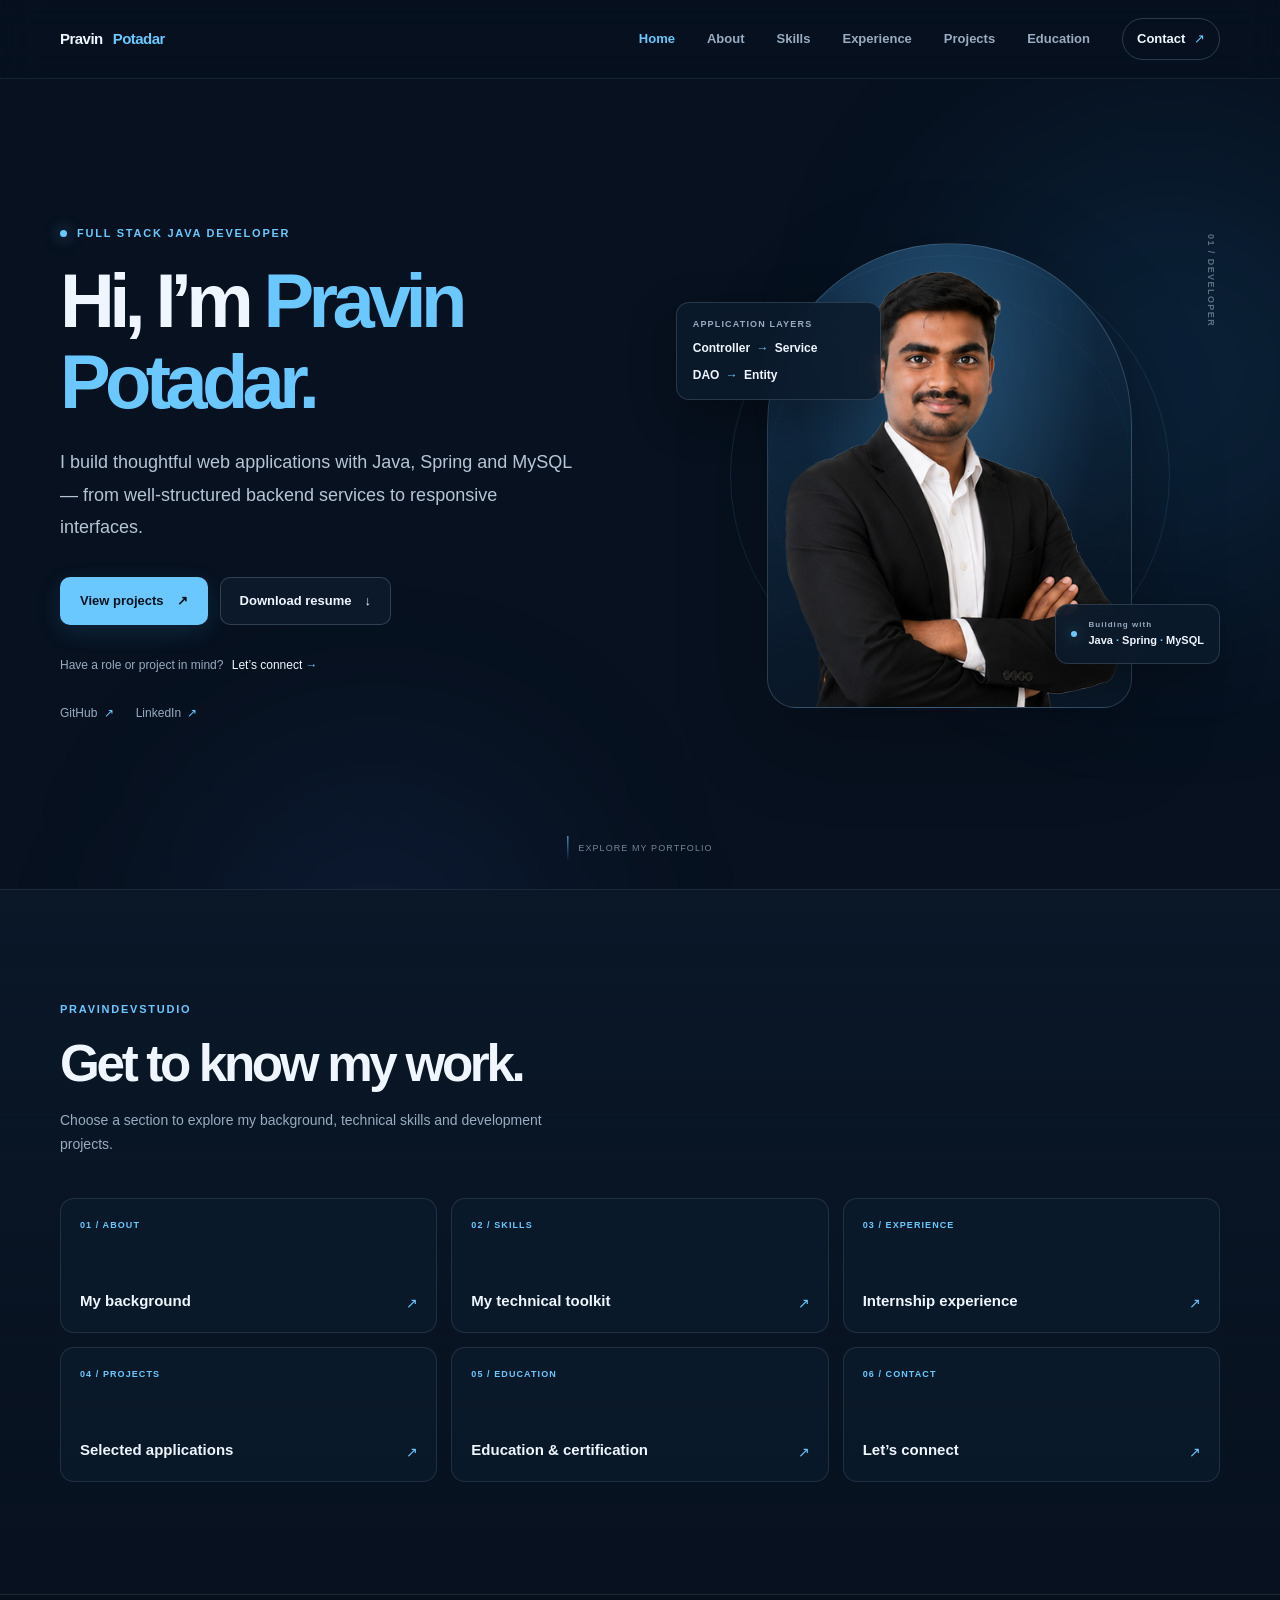
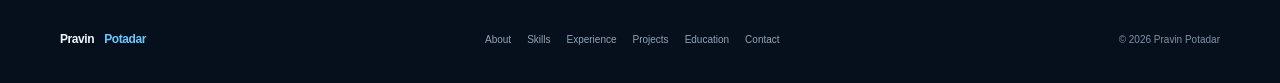
<file: index.html>
<!doctype html>
<html lang="en">
<head>
    <meta charset="utf-8">
    <meta name="viewport" content="width=device-width, initial-scale=1">
    <meta name="theme-color" content="#07111f">
    <meta name="description" content="Pravin Potadar is a Full Stack Java Developer building web applications with Java, Spring, MySQL, JSP and REST APIs.">
    <meta name="keywords" content="Pravin Potadar, Full Stack Java Developer, Java, Spring Boot, Spring MVC, MySQL">
    <link rel="canonical" href="https://pravin-potadar.github.io/pravin-potadar/">
    <meta property="og:type" content="website">
    <meta property="og:title" content="Pravin Potadar | Full Stack Java Developer">
    <meta property="og:description" content="Explore Pravin Potadar's skills, experience, education and projects.">
    <meta property="og:url" content="https://pravin-potadar.github.io/pravin-potadar/">
    <title>Pravin Potadar | Full Stack Java Developer</title>
    <link rel="icon" href="images/favicon.ico">
    <link rel="stylesheet" href="css/bootstrap.min.css">
    <link rel="stylesheet" href="css/portfolio.css">
    <script type="application/ld+json">
        {
            "@context": "https://schema.org",
            "@type": "Person",
            "name": "Pravin Potadar",
            "jobTitle": "Full Stack Java Developer",
            "email": "mailto:pravinpotadar115@gmail.com",
            "telephone": "+91 8999010562",
            "url": "https://pravin-potadar.github.io/pravin-potadar/",
            "sameAs": [
                "https://www.linkedin.com/in/pravin-potadar-408109256/",
                "https://github.com/pravin-potadar"
            ]
        }
    </script>
    <script src="js/portfolio.js" defer></script>
</head>
<body>
    <a class="skip-link" href="#main-content">Skip to content</a>
    <header class="site-header">
        <div class="site-shell header-inner">
            <a class="brand brand-wordmark" href="index.html" aria-label="Pravin Potadar home">Pravin <span>Potadar</span></a>
            <button class="menu-toggle" type="button" aria-label="Open navigation menu" aria-controls="primary-navigation" aria-expanded="false">
                <span></span><span></span><span></span>
            </button>
            <nav class="primary-navigation" id="primary-navigation" aria-label="Primary navigation">
                <a href="index.html" aria-current="page">Home</a>
                <a href="about.html">About</a>
                <a href="skills.html">Skills</a>
                <a href="experience.html">Experience</a>
                <a href="projects.html">Projects</a>
                <a href="education.html">Education</a>
                <a class="nav-contact" href="contact.html">Contact <span aria-hidden="true">↗</span></a>
            </nav>
        </div>
    </header>

    <main id="main-content">
        <section class="hero-section" aria-labelledby="hero-title">
            <div class="hero-glow hero-glow-one" aria-hidden="true"></div>
            <div class="hero-glow hero-glow-two" aria-hidden="true"></div>
            <div class="site-shell hero-layout">
                <div class="hero-copy reveal">
                    <p class="eyebrow"><span class="eyebrow-dot" aria-hidden="true"></span> Full Stack Java Developer</p>
                    <h1 id="hero-title">Hi, I’m <span>Pravin Potadar.</span></h1>
                    <p class="hero-lede">I build thoughtful web applications with Java, Spring and MySQL — from well-structured backend services to responsive interfaces.</p>
                    <div class="hero-actions">
                        <a class="button button-primary" href="projects.html">View projects <span aria-hidden="true">↗</span></a>
                        <a class="button button-secondary" href="Pravin_Potadar.pdf" download>Download resume <span aria-hidden="true">↓</span></a>
                    </div>
                    <a class="hero-contact-link" href="contact.html">Have a role or project in mind? <span>Let’s connect <span aria-hidden="true">→</span></span></a>
                    <div class="hero-socials" aria-label="Social profiles">
                        <a href="https://github.com/pravin-potadar" target="_blank" rel="noopener noreferrer">GitHub <span aria-hidden="true">↗</span></a>
                        <a href="https://www.linkedin.com/in/pravin-potadar-408109256/" target="_blank" rel="noopener noreferrer">LinkedIn <span aria-hidden="true">↗</span></a>
                    </div>
                </div>
                <div class="hero-art reveal" aria-label="Portrait and Java application architecture">
                    <div class="portrait-orbit orbit-one" aria-hidden="true"></div>
                    <div class="portrait-orbit orbit-two" aria-hidden="true"></div>
                    <div class="portrait-frame">
                        <img src="images/personal/1.png" alt="Pravin Potadar" fetchpriority="high" width="470" height="640">
                    </div>
                    <div class="floating-card stack-card">
                        <span class="card-kicker">APPLICATION LAYERS</span>
                        <span class="stack-flow">Controller <i>→</i> Service</span>
                        <span class="stack-flow">DAO <i>→</i> Entity</span>
                    </div>
                    <div class="floating-card code-card">
                        <span class="code-dot" aria-hidden="true"></span>
                        <span class="code-label">Building with</span>
                        <strong>Java <b>·</b> Spring <b>·</b> MySQL</strong>
                    </div>
                    <span class="hero-index" aria-hidden="true">01 / DEVELOPER</span>
                </div>
            </div>
            <a class="scroll-cue" href="#explore"><span aria-hidden="true"></span> Explore my portfolio</a>
        </section>

        <section class="content-section home-explore" id="explore" aria-labelledby="explore-title">
            <div class="site-shell">
                <div class="section-heading reveal">
                    <p class="eyebrow">PravinDevStudio</p>
                    <h2 id="explore-title">Get to know my work.</h2>
                    <p>Choose a section to explore my background, technical skills and development projects.</p>
                </div>
                <div class="home-pages-grid">
                    <a class="home-page-card reveal" href="about.html"><span>01 / ABOUT</span><strong>My background</strong><i aria-hidden="true">↗</i></a>
                    <a class="home-page-card reveal" href="skills.html"><span>02 / SKILLS</span><strong>My technical toolkit</strong><i aria-hidden="true">↗</i></a>
                    <a class="home-page-card reveal" href="experience.html"><span>03 / EXPERIENCE</span><strong>Internship experience</strong><i aria-hidden="true">↗</i></a>
                    <a class="home-page-card reveal" href="projects.html"><span>04 / PROJECTS</span><strong>Selected applications</strong><i aria-hidden="true">↗</i></a>
                    <a class="home-page-card reveal" href="education.html"><span>05 / EDUCATION</span><strong>Education &amp; certification</strong><i aria-hidden="true">↗</i></a>
                    <a class="home-page-card reveal" href="contact.html"><span>06 / CONTACT</span><strong>Let’s connect</strong><i aria-hidden="true">↗</i></a>
                </div>
            </div>
        </section>
    </main>

    <footer class="site-footer">
        <div class="site-shell footer-inner">
            <a class="brand footer-brand brand-wordmark" href="index.html" aria-label="Pravin Potadar home">Pravin <span>Potadar</span></a>
            <nav class="footer-navigation" aria-label="Footer navigation">
                <a href="about.html">About</a><a href="skills.html">Skills</a><a href="experience.html">Experience</a><a href="projects.html">Projects</a><a href="education.html">Education</a><a href="contact.html">Contact</a>
            </nav>
            <p>© <span id="current-year">2026</span> Pravin Potadar</p>
        </div>
    </footer>
</body>
</html>
</file>
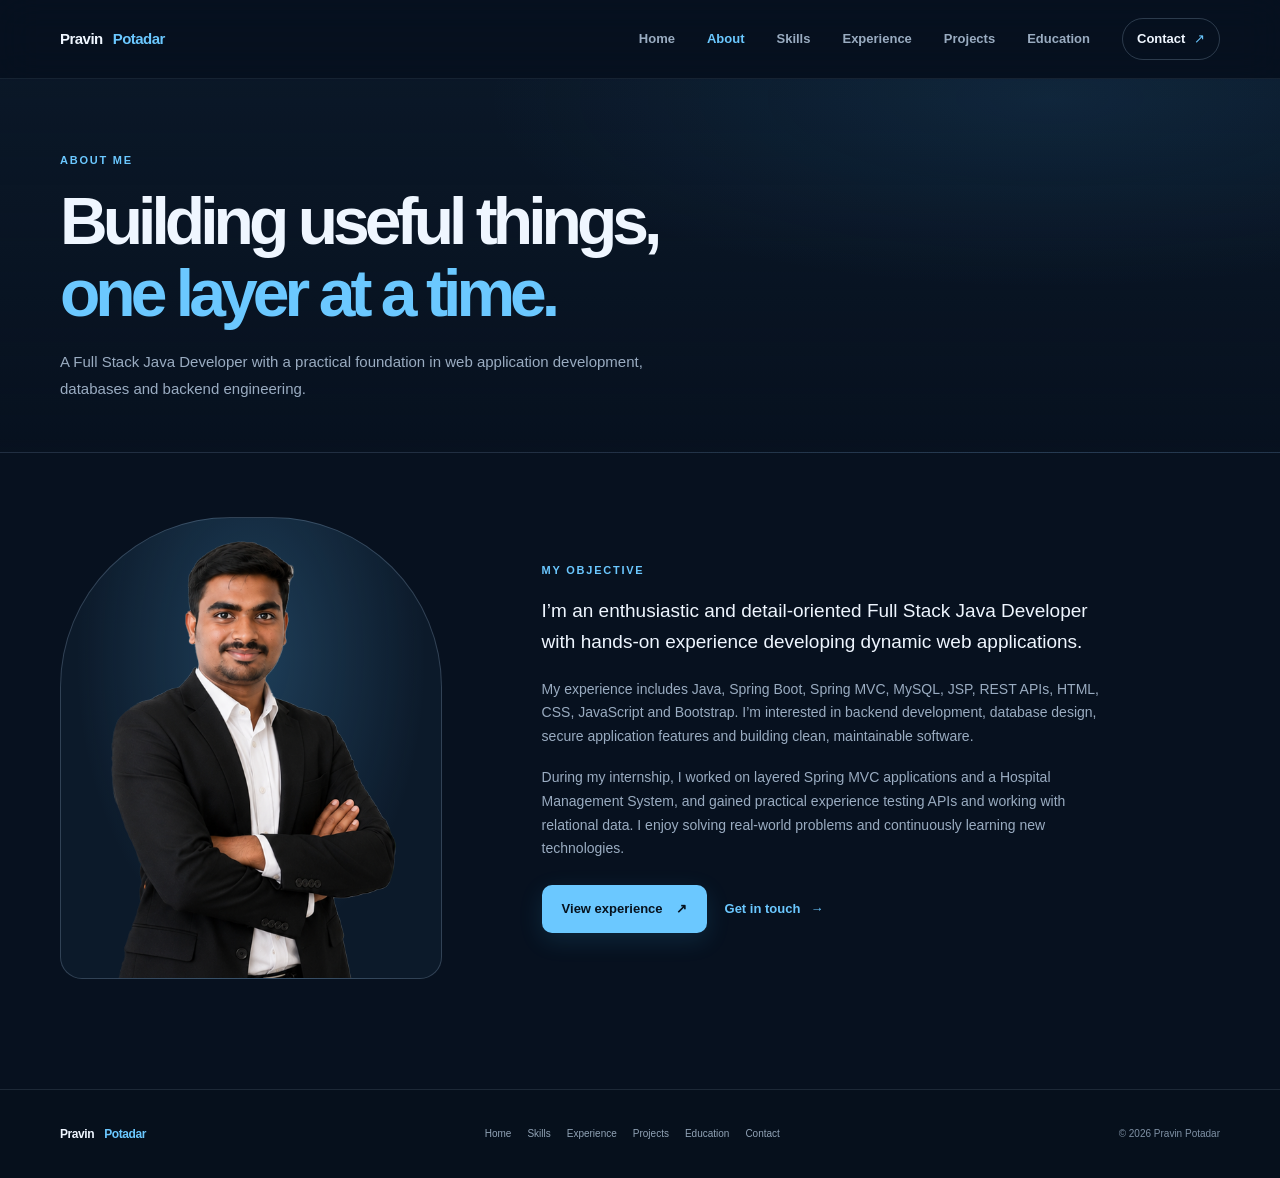
<file: about.html>
<!doctype html>
<html lang="en">
<head>
    <meta charset="utf-8">
    <meta name="viewport" content="width=device-width, initial-scale=1">
    <meta name="theme-color" content="#07111f">
    <meta name="description" content="Learn about Pravin Potadar, a Full Stack Java Developer focused on Java, backend development, database design and web applications.">
    <link rel="canonical" href="https://pravin-potadar.github.io/pravin-potadar/about.html">
    <title>About | Pravin Potadar</title>
    <link rel="icon" href="images/favicon.ico">
    <link rel="stylesheet" href="css/bootstrap.min.css">
    <link rel="stylesheet" href="css/portfolio.css">
    <script src="js/portfolio.js" defer></script>
</head>
<body>
    <a class="skip-link" href="#main-content">Skip to content</a>
    <header class="site-header"><div class="site-shell header-inner">
        <a class="brand brand-wordmark" href="index.html" aria-label="Pravin Potadar home">Pravin <span>Potadar</span></a>
        <button class="menu-toggle" type="button" aria-label="Open navigation menu" aria-controls="primary-navigation" aria-expanded="false"><span></span><span></span><span></span></button>
        <nav class="primary-navigation" id="primary-navigation" aria-label="Primary navigation">
            <a href="index.html">Home</a><a href="about.html" aria-current="page">About</a><a href="skills.html">Skills</a><a href="experience.html">Experience</a><a href="projects.html">Projects</a><a href="education.html">Education</a><a class="nav-contact" href="contact.html">Contact <span aria-hidden="true">↗</span></a>
        </nav>
    </div></header>
    <main id="main-content">
        <section class="page-hero"><div class="site-shell reveal">
            <p class="eyebrow">About me</p>
            <h1>Building useful things,<br><span>one layer at a time.</span></h1>
            <p class="page-lede">A Full Stack Java Developer with a practical foundation in web application development, databases and backend engineering.</p>
        </div></section>
        <section class="page-content"><div class="site-shell about-page-layout">
            <div class="about-photo reveal"><img src="images/personal/1.png" alt="Pravin Potadar" width="470" height="640" loading="lazy"></div>
            <div class="about-copy reveal">
                <p class="eyebrow">My objective</p>
                <p class="large-copy">I’m an enthusiastic and detail-oriented Full Stack Java Developer with hands-on experience developing dynamic web applications.</p>
                <p>My experience includes Java, Spring Boot, Spring MVC, MySQL, JSP, REST APIs, HTML, CSS, JavaScript and Bootstrap. I’m interested in backend development, database design, secure application features and building clean, maintainable software.</p>
                <p>During my internship, I worked on layered Spring MVC applications and a Hospital Management System, and gained practical experience testing APIs and working with relational data. I enjoy solving real-world problems and continuously learning new technologies.</p>
                <div class="about-actions">
                    <a class="button button-primary" href="experience.html">View experience <span aria-hidden="true">↗</span></a>
                    <a class="text-link" href="contact.html">Get in touch <span aria-hidden="true">→</span></a>
                </div>
            </div>
        </div></section>
    </main>
    <footer class="site-footer"><div class="site-shell footer-inner">
        <a class="brand footer-brand brand-wordmark" href="index.html" aria-label="Pravin Potadar home">Pravin <span>Potadar</span></a>
        <nav class="footer-navigation" aria-label="Footer navigation"><a href="index.html">Home</a><a href="skills.html">Skills</a><a href="experience.html">Experience</a><a href="projects.html">Projects</a><a href="education.html">Education</a><a href="contact.html">Contact</a></nav>
        <p>© <span id="current-year">2026</span> Pravin Potadar</p>
    </div></footer>
</body>
</html>
</file>
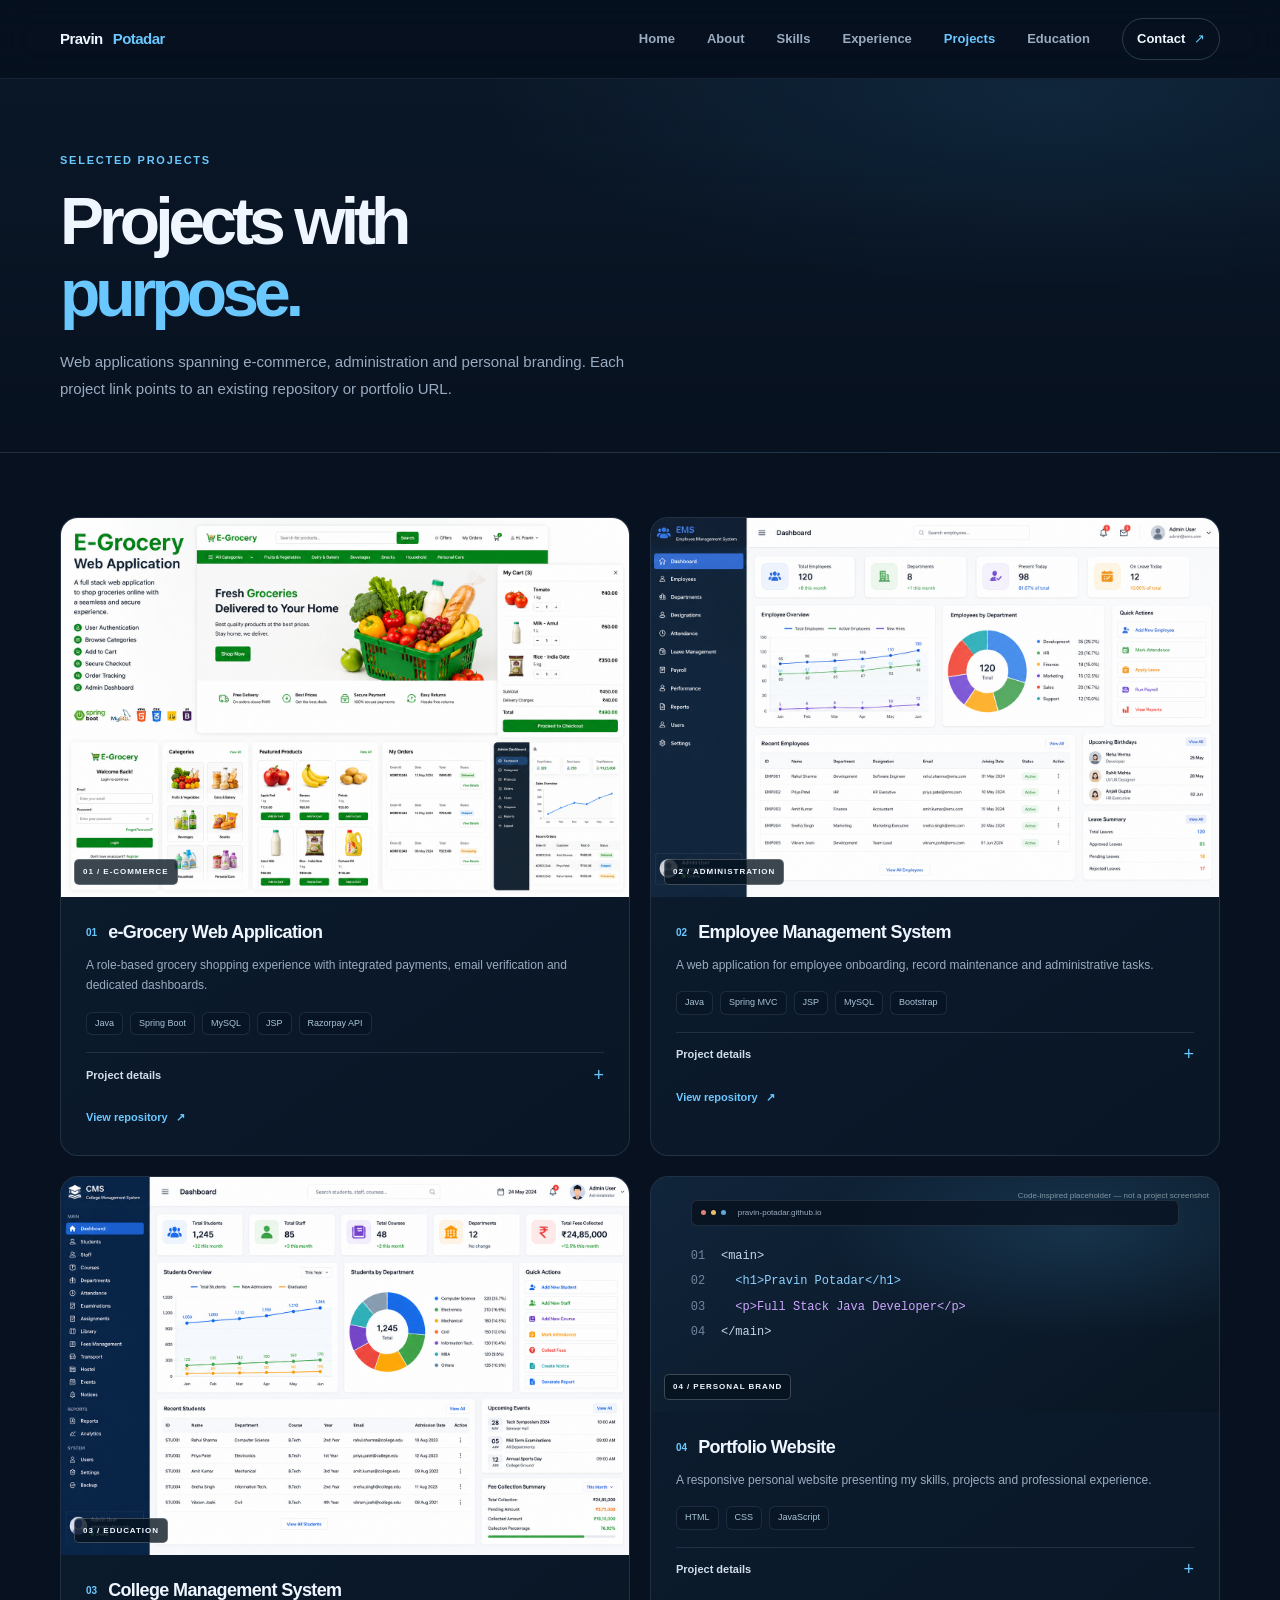
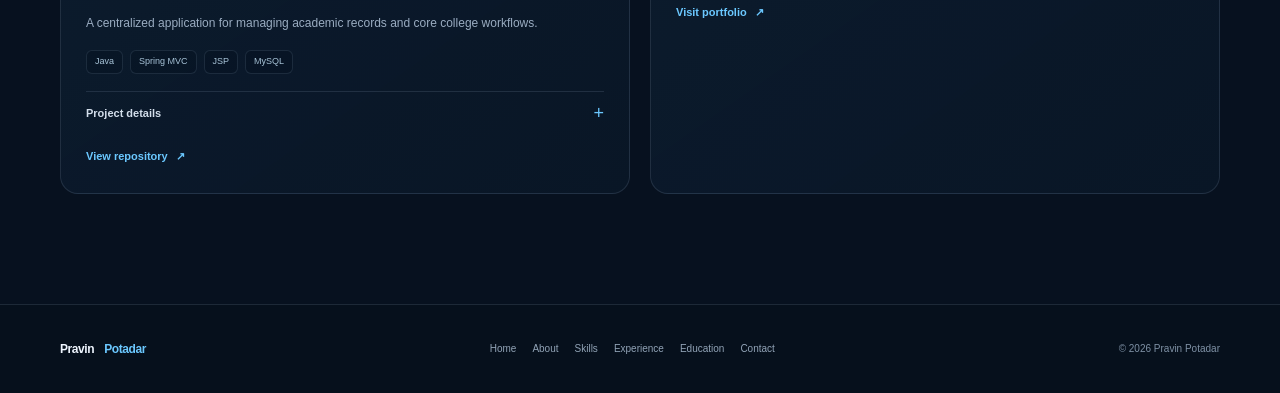
<file: blogs.html>
<!doctype html>
<html lang="en">
<head>
    <meta charset="utf-8">
    <meta name="viewport" content="width=device-width, initial-scale=1">
    <meta name="robots" content="noindex">
    <meta http-equiv="refresh" content="0; url=projects.html">
    <title>Projects | Pravin Potadar</title>
</head>
<body>
    <p>Projects by Pravin Potadar. <a href="projects.html">Continue to the portfolio</a>.</p>
    <script>window.location.replace("projects.html");</script>
</body>
</html>
</file>
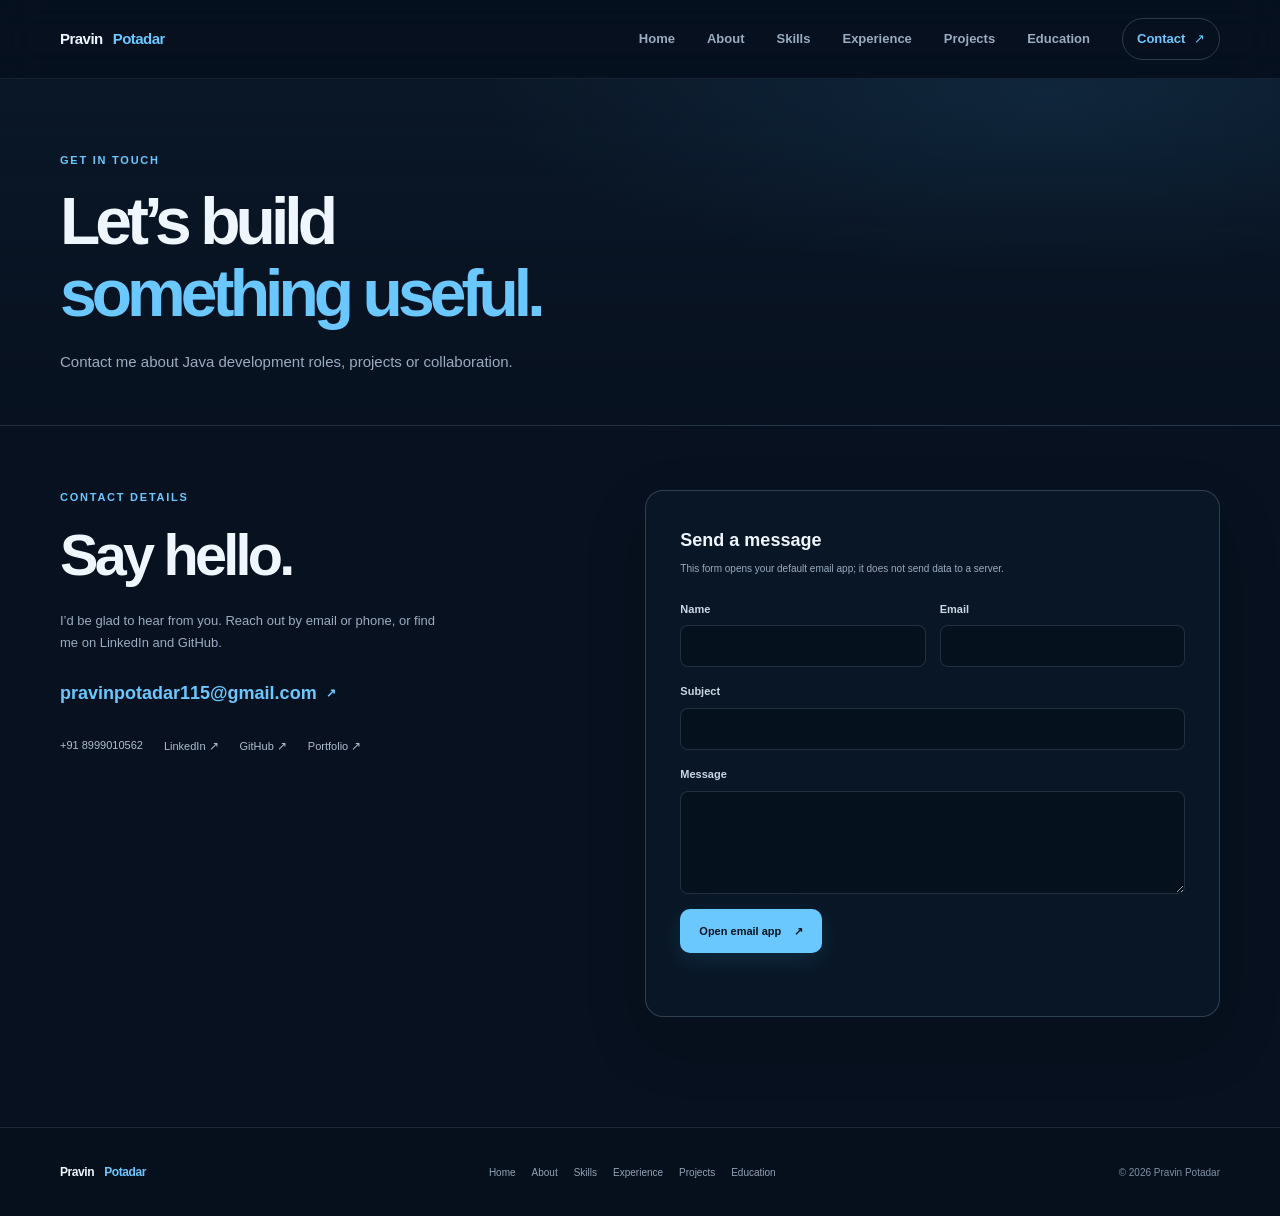
<file: contact.html>
<!doctype html>
<html lang="en">
<head>
    <meta charset="utf-8">
    <meta name="viewport" content="width=device-width, initial-scale=1">
    <meta name="theme-color" content="#07111f">
    <meta name="description" content="Contact Pravin Potadar about Full Stack Java Developer roles, projects and collaboration.">
    <link rel="canonical" href="https://pravin-potadar.github.io/pravin-potadar/contact.html">
    <title>Contact | Pravin Potadar</title>
    <link rel="icon" href="images/favicon.ico">
    <link rel="stylesheet" href="css/bootstrap.min.css">
    <link rel="stylesheet" href="css/portfolio.css">
    <script src="js/portfolio.js" defer></script>
</head>
<body>
    <a class="skip-link" href="#main-content">Skip to content</a>
    <header class="site-header"><div class="site-shell header-inner">
        <a class="brand brand-wordmark" href="index.html" aria-label="Pravin Potadar home">Pravin <span>Potadar</span></a>
        <button class="menu-toggle" type="button" aria-label="Open navigation menu" aria-controls="primary-navigation" aria-expanded="false"><span></span><span></span><span></span></button>
        <nav class="primary-navigation" id="primary-navigation" aria-label="Primary navigation">
            <a href="index.html">Home</a><a href="about.html">About</a><a href="skills.html">Skills</a><a href="experience.html">Experience</a><a href="projects.html">Projects</a><a href="education.html">Education</a><a class="nav-contact" href="contact.html" aria-current="page">Contact <span aria-hidden="true">↗</span></a>
        </nav>
    </div></header>
    <main id="main-content">
        <section class="page-hero"><div class="site-shell reveal">
            <p class="eyebrow">Get in touch</p>
            <h1>Let’s build<br><span>something useful.</span></h1>
            <p class="page-lede">Contact me about Java development roles, projects or collaboration.</p>
        </div></section>
        <section class="page-content"><div class="site-shell contact-layout">
            <div class="contact-copy reveal">
                <p class="eyebrow">Contact details</p>
                <h2>Say hello.</h2>
                <p>I’d be glad to hear from you. Reach out by email or phone, or find me on LinkedIn and GitHub.</p>
                <a class="contact-email" href="mailto:pravinpotadar115@gmail.com">pravinpotadar115@gmail.com <span aria-hidden="true">↗</span></a>
                <div class="contact-links">
                    <a href="tel:+918999010562">+91 8999010562</a>
                    <a href="https://www.linkedin.com/in/pravin-potadar-408109256/" target="_blank" rel="noopener noreferrer">LinkedIn <span aria-hidden="true">↗</span></a>
                    <a href="https://github.com/pravin-potadar" target="_blank" rel="noopener noreferrer">GitHub <span aria-hidden="true">↗</span></a>
                    <a href="https://pravin-potadar.github.io/pravin-potadar/" target="_blank" rel="noopener noreferrer">Portfolio <span aria-hidden="true">↗</span></a>
                </div>
            </div>
            <form class="contact-form reveal" id="contact-form" action="mailto:pravinpotadar115@gmail.com" method="post" enctype="text/plain">
                <p class="form-heading">Send a message</p>
                <p class="form-note" id="contact-form-note">This form opens your default email app; it does not send data to a server.</p>
                <div class="form-row">
                    <div class="form-field"><label for="contact-name">Name</label><input id="contact-name" name="name" type="text" autocomplete="name" required></div>
                    <div class="form-field"><label for="contact-email">Email</label><input id="contact-email" name="email" type="email" autocomplete="email" required></div>
                </div>
                <div class="form-field"><label for="contact-subject">Subject</label><input id="contact-subject" name="subject" type="text" required></div>
                <div class="form-field"><label for="contact-message">Message</label><textarea id="contact-message" name="message" rows="4" required></textarea></div>
                <button class="button button-primary send-button" type="submit">Open email app <span aria-hidden="true">↗</span></button>
                <p class="form-status" id="contact-form-status" role="status" aria-live="polite"></p>
            </form>
        </div></section>
    </main>
    <footer class="site-footer"><div class="site-shell footer-inner">
        <a class="brand footer-brand brand-wordmark" href="index.html" aria-label="Pravin Potadar home">Pravin <span>Potadar</span></a>
        <nav class="footer-navigation" aria-label="Footer navigation"><a href="index.html">Home</a><a href="about.html">About</a><a href="skills.html">Skills</a><a href="experience.html">Experience</a><a href="projects.html">Projects</a><a href="education.html">Education</a></nav>
        <p>© <span id="current-year">2026</span> Pravin Potadar</p>
    </div></footer>
</body>
</html>
</file>
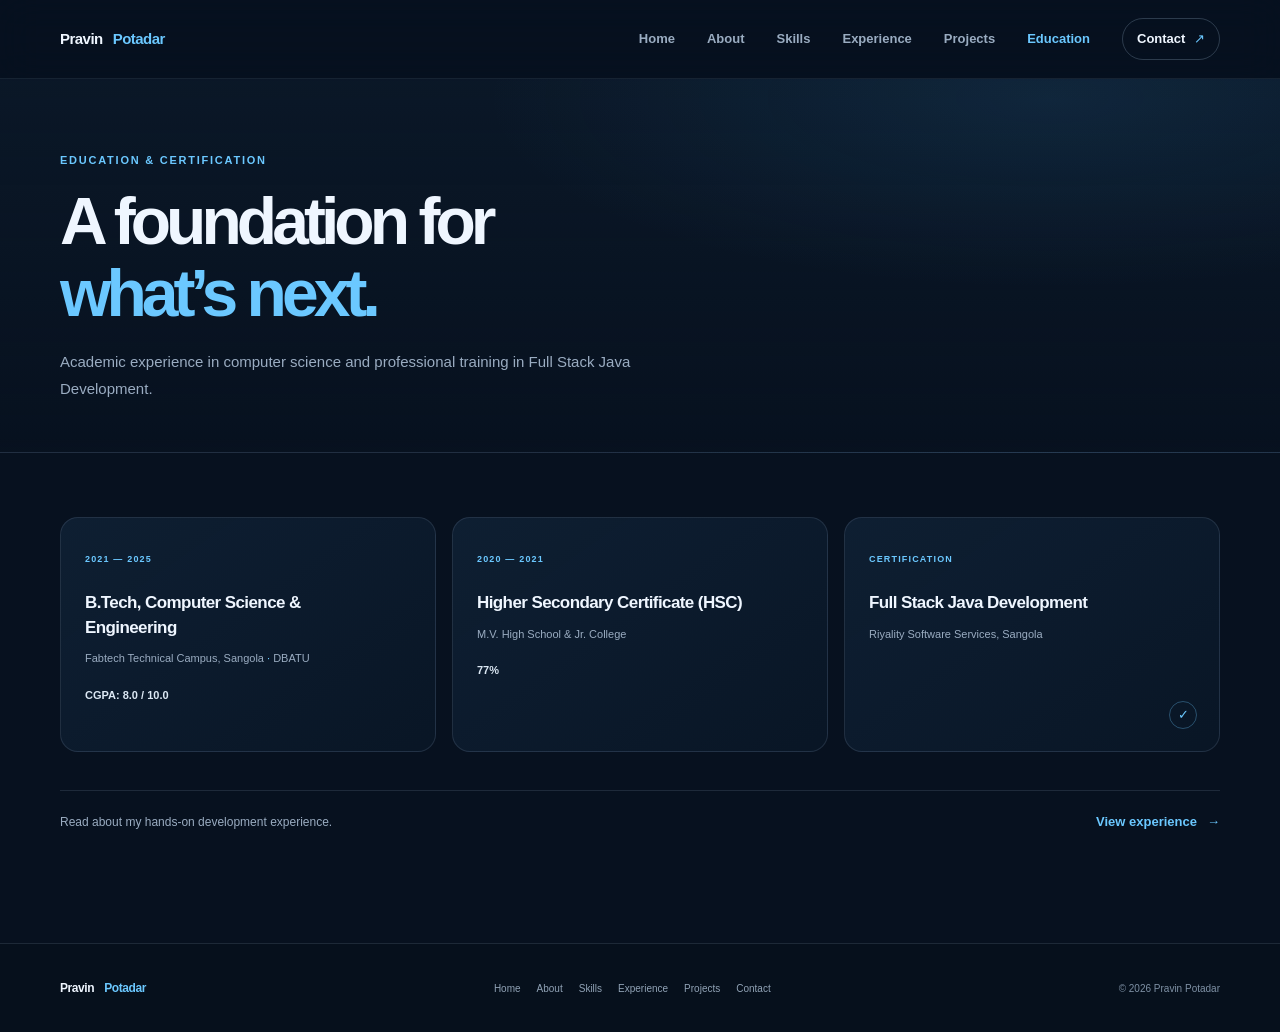
<file: education.html>
<!doctype html>
<html lang="en">
<head>
    <meta charset="utf-8">
    <meta name="viewport" content="width=device-width, initial-scale=1">
    <meta name="theme-color" content="#07111f">
    <meta name="description" content="Pravin Potadar's education: B.Tech in Computer Science and Engineering from Fabtech Technical Campus and HSC from M.V. High School & Jr. College.">
    <link rel="canonical" href="https://pravin-potadar.github.io/pravin-potadar/education.html">
    <title>Education &amp; Certification | Pravin Potadar</title>
    <link rel="icon" href="images/favicon.ico">
    <link rel="stylesheet" href="css/bootstrap.min.css">
    <link rel="stylesheet" href="css/portfolio.css">
    <script src="js/portfolio.js" defer></script>
</head>
<body>
    <a class="skip-link" href="#main-content">Skip to content</a>
    <header class="site-header"><div class="site-shell header-inner">
        <a class="brand brand-wordmark" href="index.html" aria-label="Pravin Potadar home">Pravin <span>Potadar</span></a>
        <button class="menu-toggle" type="button" aria-label="Open navigation menu" aria-controls="primary-navigation" aria-expanded="false"><span></span><span></span><span></span></button>
        <nav class="primary-navigation" id="primary-navigation" aria-label="Primary navigation">
            <a href="index.html">Home</a><a href="about.html">About</a><a href="skills.html">Skills</a><a href="experience.html">Experience</a><a href="projects.html">Projects</a><a href="education.html" aria-current="page">Education</a><a class="nav-contact" href="contact.html">Contact <span aria-hidden="true">↗</span></a>
        </nav>
    </div></header>
    <main id="main-content">
        <section class="page-hero"><div class="site-shell reveal">
            <p class="eyebrow">Education &amp; certification</p>
            <h1>A foundation for<br><span>what’s next.</span></h1>
            <p class="page-lede">Academic experience in computer science and professional training in Full Stack Java Development.</p>
        </div></section>
        <section class="page-content"><div class="site-shell">
            <div class="education-grid education-page-grid">
                <article class="education-card reveal">
                    <span class="education-year">2021 — 2025</span>
                    <h2>B.Tech, Computer Science &amp; Engineering</h2>
                    <p>Fabtech Technical Campus, Sangola <span>·</span> DBATU</p>
                    <strong>CGPA: 8.0 / 10.0</strong>
                </article>
                <article class="education-card reveal">
                    <span class="education-year">2020 — 2021</span>
                    <h2>Higher Secondary Certificate (HSC)</h2>
                    <p>M.V. High School &amp; Jr. College</p>
                    <strong>77%</strong>
                </article>
                <article class="education-card certification-card reveal">
                    <span class="education-year">CERTIFICATION</span>
                    <h2>Full Stack Java Development</h2>
                    <p>Riyality Software Services, Sangola</p>
                    <span class="certificate-mark" aria-hidden="true">✓</span>
                </article>
            </div>
            <div class="page-next-link reveal"><p>Read about my hands-on development experience.</p><a class="text-link" href="experience.html">View experience <span aria-hidden="true">→</span></a></div>
        </div></section>
    </main>
    <footer class="site-footer"><div class="site-shell footer-inner">
        <a class="brand footer-brand brand-wordmark" href="index.html" aria-label="Pravin Potadar home">Pravin <span>Potadar</span></a>
        <nav class="footer-navigation" aria-label="Footer navigation"><a href="index.html">Home</a><a href="about.html">About</a><a href="skills.html">Skills</a><a href="experience.html">Experience</a><a href="projects.html">Projects</a><a href="contact.html">Contact</a></nav>
        <p>© <span id="current-year">2026</span> Pravin Potadar</p>
    </div></footer>
</body>
</html>
</file>
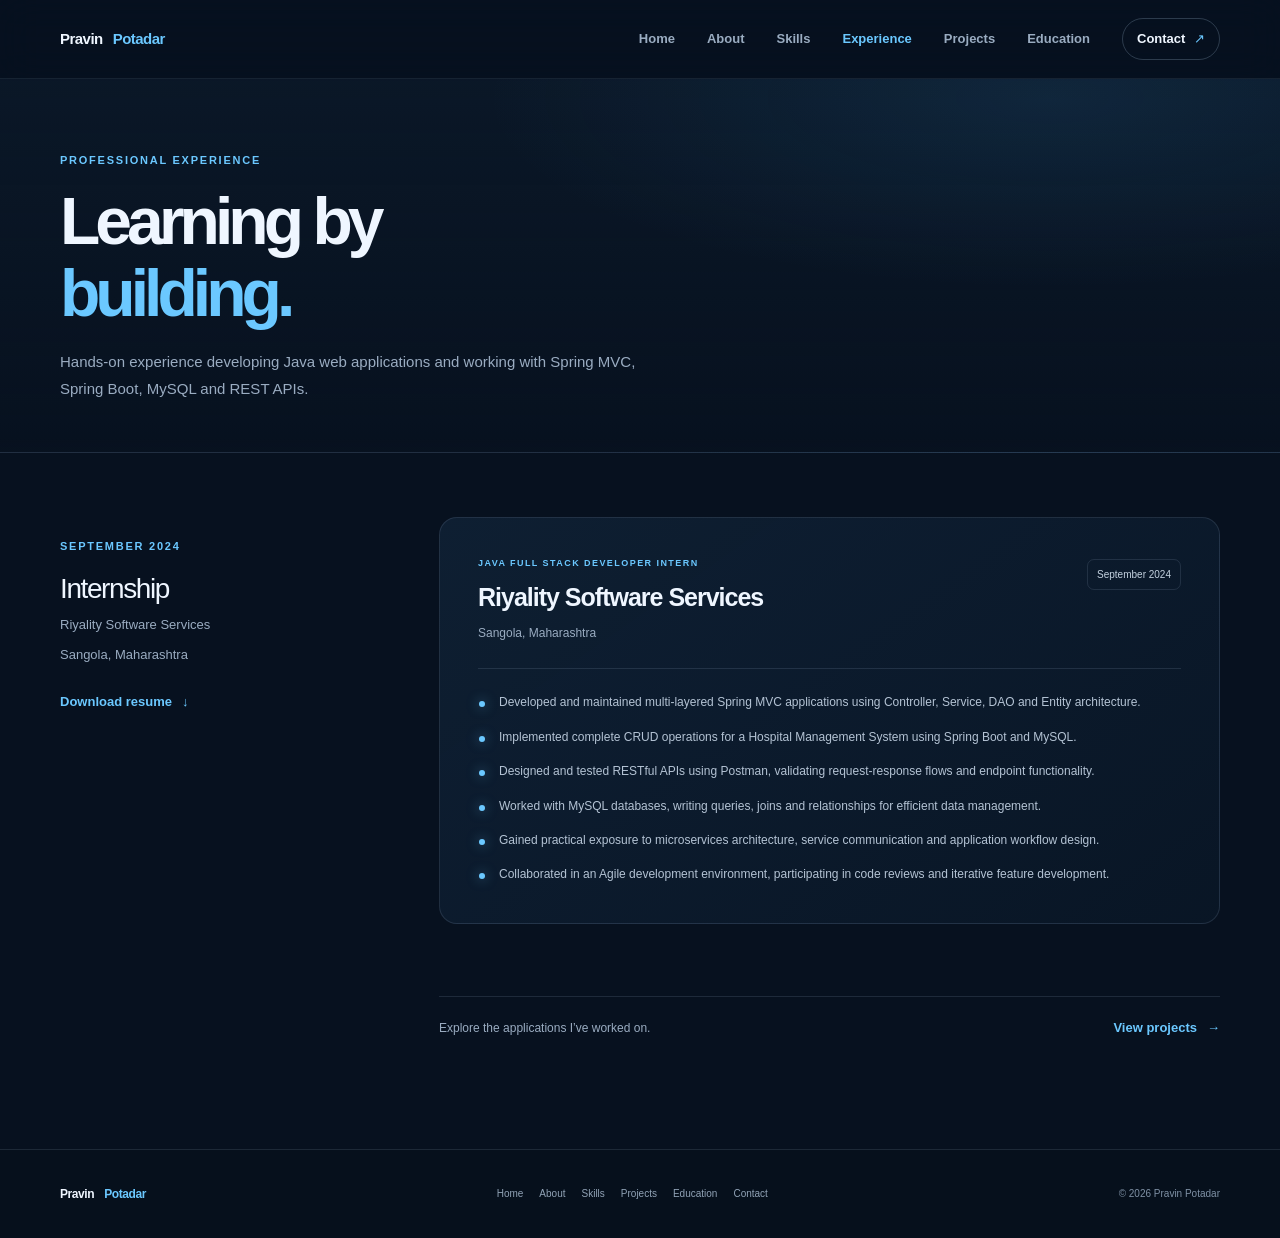
<file: experience.html>
<!doctype html>
<html lang="en">
<head>
    <meta charset="utf-8">
    <meta name="viewport" content="width=device-width, initial-scale=1">
    <meta name="theme-color" content="#07111f">
    <meta name="description" content="Pravin Potadar's Java Full Stack Developer internship at Riyality Software Services, Sangola, in September 2024.">
    <link rel="canonical" href="https://pravin-potadar.github.io/pravin-potadar/experience.html">
    <title>Experience | Pravin Potadar</title>
    <link rel="icon" href="images/favicon.ico">
    <link rel="stylesheet" href="css/bootstrap.min.css">
    <link rel="stylesheet" href="css/portfolio.css">
    <script src="js/portfolio.js" defer></script>
</head>
<body>
    <a class="skip-link" href="#main-content">Skip to content</a>
    <header class="site-header"><div class="site-shell header-inner">
        <a class="brand brand-wordmark" href="index.html" aria-label="Pravin Potadar home">Pravin <span>Potadar</span></a>
        <button class="menu-toggle" type="button" aria-label="Open navigation menu" aria-controls="primary-navigation" aria-expanded="false"><span></span><span></span><span></span></button>
        <nav class="primary-navigation" id="primary-navigation" aria-label="Primary navigation">
            <a href="index.html">Home</a><a href="about.html">About</a><a href="skills.html">Skills</a><a href="experience.html" aria-current="page">Experience</a><a href="projects.html">Projects</a><a href="education.html">Education</a><a class="nav-contact" href="contact.html">Contact <span aria-hidden="true">↗</span></a>
        </nav>
    </div></header>
    <main id="main-content">
        <section class="page-hero"><div class="site-shell reveal">
            <p class="eyebrow">Professional experience</p>
            <h1>Learning by<br><span>building.</span></h1>
            <p class="page-lede">Hands-on experience developing Java web applications and working with Spring MVC, Spring Boot, MySQL and REST APIs.</p>
        </div></section>
        <section class="page-content"><div class="site-shell experience-page-layout">
            <div class="experience-page-aside reveal">
                <p class="eyebrow">September 2024</p>
                <h2>Internship</h2>
                <p>Riyality Software Services</p>
                <p>Sangola, Maharashtra</p>
                <a class="text-link" href="Pravin_Potadar.pdf" download>Download resume <span aria-hidden="true">↓</span></a>
            </div>
            <article class="experience-card reveal">
                <div class="experience-topline">
                    <div><p class="experience-type">JAVA FULL STACK DEVELOPER INTERN</p><h2>Riyality Software Services</h2><p class="experience-company">Sangola, Maharashtra</p></div>
                    <time datetime="2024-09">September 2024</time>
                </div>
                <ul class="experience-points">
                    <li>Developed and maintained multi-layered Spring MVC applications using Controller, Service, DAO and Entity architecture.</li>
                    <li>Implemented complete CRUD operations for a Hospital Management System using Spring Boot and MySQL.</li>
                    <li>Designed and tested RESTful APIs using Postman, validating request-response flows and endpoint functionality.</li>
                    <li>Worked with MySQL databases, writing queries, joins and relationships for efficient data management.</li>
                    <li>Gained practical exposure to microservices architecture, service communication and application workflow design.</li>
                    <li>Collaborated in an Agile development environment, participating in code reviews and iterative feature development.</li>
                </ul>
            </article>
            <div class="page-next-link reveal"><p>Explore the applications I’ve worked on.</p><a class="text-link" href="projects.html">View projects <span aria-hidden="true">→</span></a></div>
        </div></section>
    </main>
    <footer class="site-footer"><div class="site-shell footer-inner">
        <a class="brand footer-brand brand-wordmark" href="index.html" aria-label="Pravin Potadar home">Pravin <span>Potadar</span></a>
        <nav class="footer-navigation" aria-label="Footer navigation"><a href="index.html">Home</a><a href="about.html">About</a><a href="skills.html">Skills</a><a href="projects.html">Projects</a><a href="education.html">Education</a><a href="contact.html">Contact</a></nav>
        <p>© <span id="current-year">2026</span> Pravin Potadar</p>
    </div></footer>
</body>
</html>
</file>
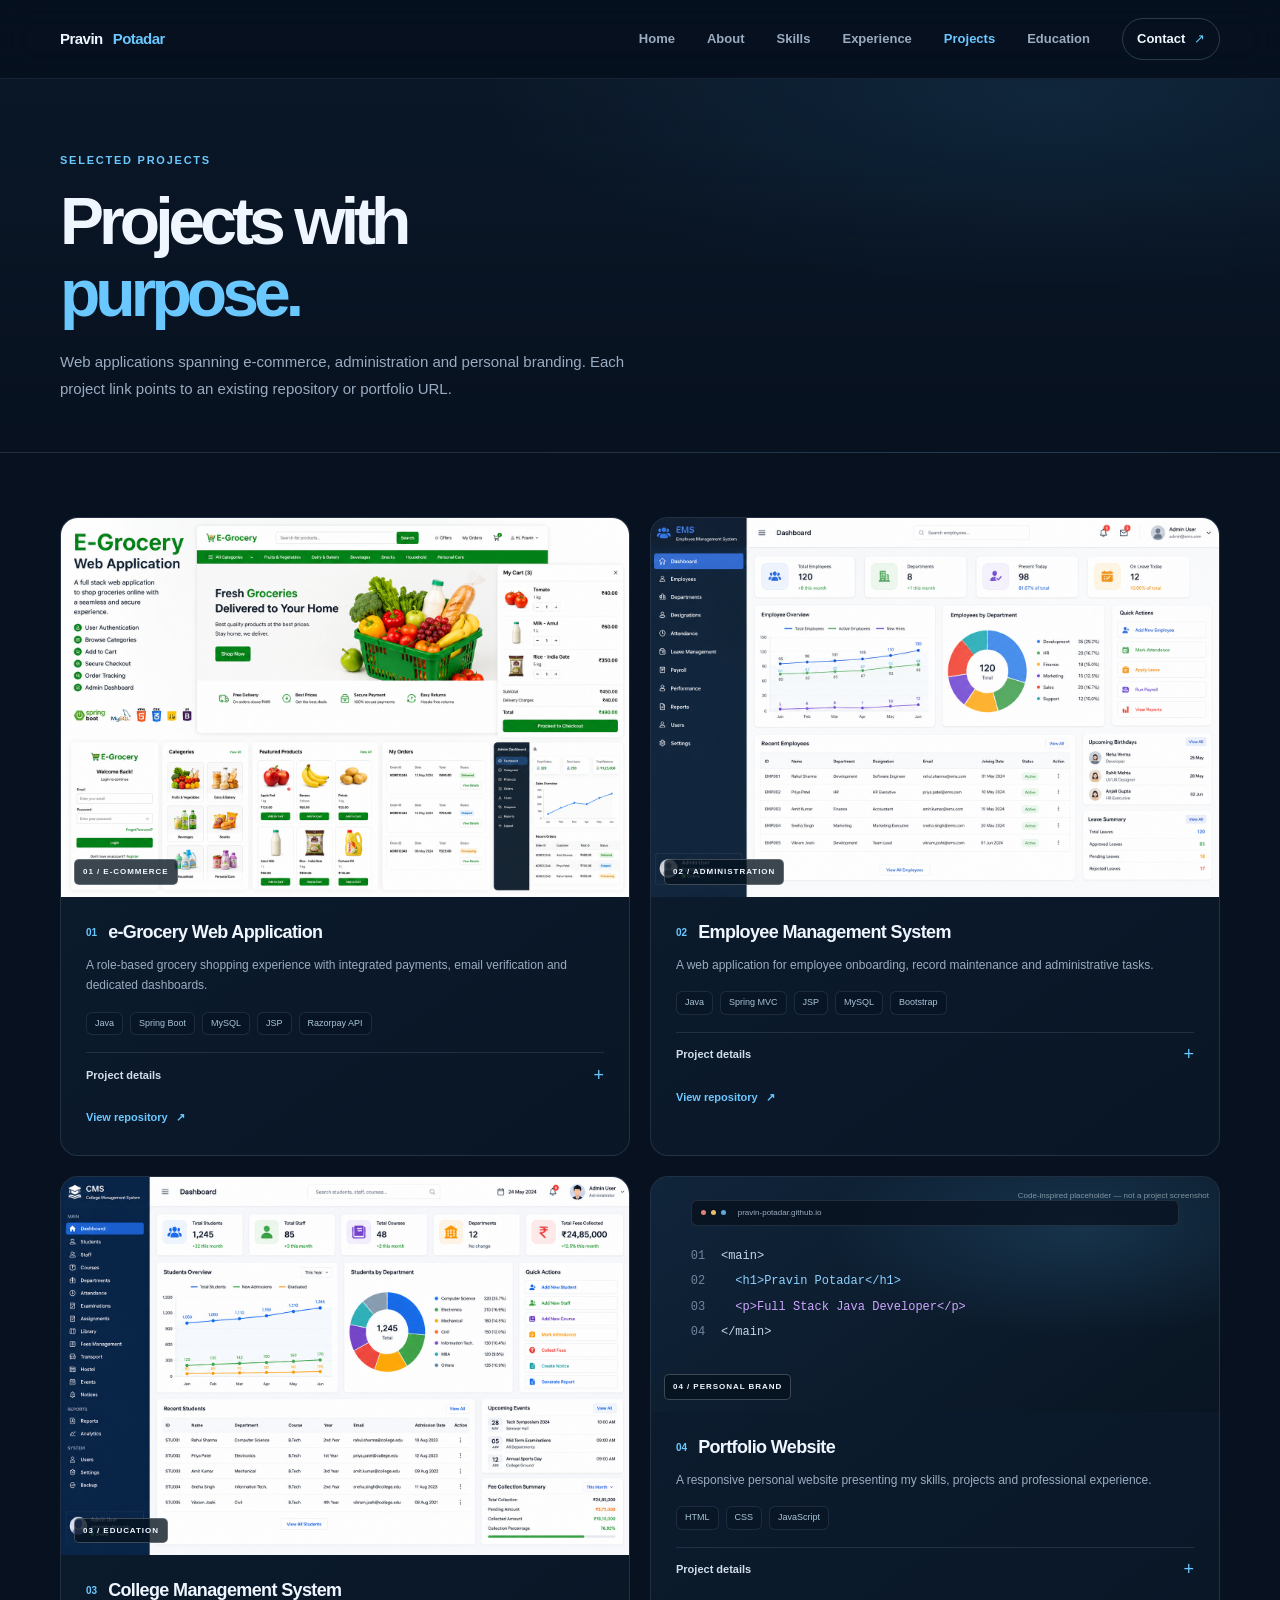
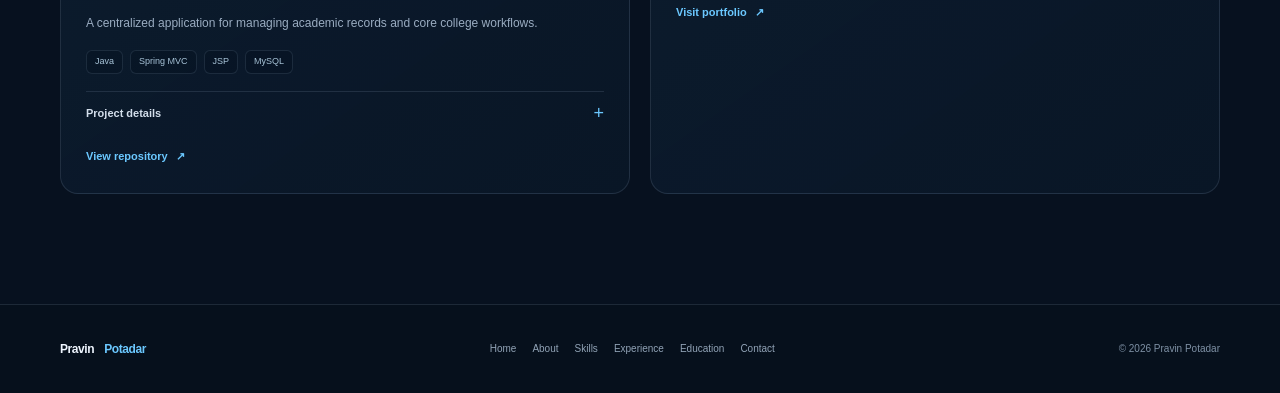
<file: projects.html>
<!doctype html>
<html lang="en">
<head>
    <meta charset="utf-8">
    <meta name="viewport" content="width=device-width, initial-scale=1">
    <meta name="theme-color" content="#07111f">
    <meta name="description" content="Explore Pravin Potadar's Java web application projects, including e-Grocery, Employee Management and College Management systems.">
    <link rel="canonical" href="https://pravin-potadar.github.io/pravin-potadar/projects.html">
    <title>Projects | Pravin Potadar</title>
    <link rel="icon" href="images/favicon.ico">
    <link rel="stylesheet" href="css/bootstrap.min.css">
    <link rel="stylesheet" href="css/portfolio.css">
    <script src="js/portfolio.js" defer></script>
</head>
<body>
    <a class="skip-link" href="#main-content">Skip to content</a>
    <header class="site-header"><div class="site-shell header-inner">
        <a class="brand brand-wordmark" href="index.html" aria-label="Pravin Potadar home">Pravin <span>Potadar</span></a>
        <button class="menu-toggle" type="button" aria-label="Open navigation menu" aria-controls="primary-navigation" aria-expanded="false"><span></span><span></span><span></span></button>
        <nav class="primary-navigation" id="primary-navigation" aria-label="Primary navigation">
            <a href="index.html">Home</a><a href="about.html">About</a><a href="skills.html">Skills</a><a href="experience.html">Experience</a><a href="projects.html" aria-current="page">Projects</a><a href="education.html">Education</a><a class="nav-contact" href="contact.html">Contact <span aria-hidden="true">↗</span></a>
        </nav>
    </div></header>
    <main id="main-content">
        <section class="page-hero"><div class="site-shell reveal">
            <p class="eyebrow">Selected projects</p>
            <h1>Projects with<br><span>purpose.</span></h1>
            <p class="page-lede">Web applications spanning e-commerce, administration and personal branding. Each project link points to an existing repository or portfolio URL.</p>
        </div></section>
        <section class="page-content"><div class="site-shell">
            <div class="projects-grid projects-page-grid">
                <article class="project-card reveal">
                    <a class="project-image grocery-image" href="https://github.com/pravin-potadar/e-Grocery" target="_blank" rel="noopener noreferrer" aria-label="View e-Grocery Web Application repository">
                        <img src="images/p1.png" alt="Existing e-Grocery Web Application project preview" loading="lazy" decoding="async" width="1536" height="1024">
                        <span class="image-label">01 / E-COMMERCE</span>
                    </a>
                    <div class="project-body">
                        <div class="project-title-row"><span class="project-index">01</span><h2>e-Grocery Web Application</h2></div>
                        <p>A role-based grocery shopping experience with integrated payments, email verification and dedicated dashboards.</p>
                        <ul class="project-tech"><li>Java</li><li>Spring Boot</li><li>MySQL</li><li>JSP</li><li>Razorpay API</li></ul>
                        <details class="project-details"><summary>Project details <span aria-hidden="true">+</span></summary><ul>
                            <li>Razorpay payments with transaction verification and OTP-based email validation.</li>
                            <li>Role-based Admin, Farmer and Delivery Boy modules with dedicated dashboards.</li>
                            <li>Responsive JSP and Bootstrap interface backed by normalized MySQL schemas.</li>
                        </ul></details>
                        <a class="project-link" href="https://github.com/pravin-potadar/e-Grocery" target="_blank" rel="noopener noreferrer">View repository <span aria-hidden="true">↗</span></a>
                    </div>
                </article>
                <article class="project-card reveal">
                    <a class="project-image employee-image" href="https://github.com/pravin-potadar/employee-management" target="_blank" rel="noopener noreferrer" aria-label="View Employee Management System repository">
                        <img src="images/p2.png" alt="Existing Employee Management System project preview" loading="lazy" decoding="async" width="1536" height="1024">
                        <span class="image-label">02 / ADMINISTRATION</span>
                    </a>
                    <div class="project-body">
                        <div class="project-title-row"><span class="project-index">02</span><h2>Employee Management System</h2></div>
                        <p>A web application for employee onboarding, record maintenance and administrative tasks.</p>
                        <ul class="project-tech"><li>Java</li><li>Spring MVC</li><li>JSP</li><li>MySQL</li><li>Bootstrap</li></ul>
                        <details class="project-details"><summary>Project details <span aria-hidden="true">+</span></summary><ul>
                            <li>Employee record CRUD operations using Spring MVC and MySQL.</li>
                            <li>Form validation, exception handling and employee search.</li>
                            <li>Responsive interface built with JSP and Bootstrap.</li>
                        </ul></details>
                        <a class="project-link" href="https://github.com/pravin-potadar/employee-management" target="_blank" rel="noopener noreferrer">View repository <span aria-hidden="true">↗</span></a>
                    </div>
                </article>
                <article class="project-card reveal">
                    <a class="project-image college-image" href="https://github.com/pravin-potadar/College_Management_System" target="_blank" rel="noopener noreferrer" aria-label="View College Management System repository">
                        <img src="images/p3.png" alt="Existing College Management System project preview" loading="lazy" decoding="async" width="1536" height="1024">
                        <span class="image-label">03 / EDUCATION</span>
                    </a>
                    <div class="project-body">
                        <div class="project-title-row"><span class="project-index">03</span><h2>College Management System</h2></div>
                        <p>A centralized application for managing academic records and core college workflows.</p>
                        <ul class="project-tech"><li>Java</li><li>Spring MVC</li><li>JSP</li><li>MySQL</li></ul>
                        <details class="project-details"><summary>Project details <span aria-hidden="true">+</span></summary><ul>
                            <li>Student, faculty, course, admission and academic record management.</li>
                            <li>MVC architecture with integrated MySQL data management.</li>
                            <li>CRUD workflows for student registration and course allocation.</li>
                        </ul></details>
                        <a class="project-link" href="https://github.com/pravin-potadar/College_Management_System" target="_blank" rel="noopener noreferrer">View repository <span aria-hidden="true">↗</span></a>
                    </div>
                </article>
                <article class="project-card reveal">
                    <a class="portfolio-preview" href="https://pravin-potadar.github.io/pravin-potadar/" target="_blank" rel="noopener noreferrer" aria-label="Open Pravin Potadar's portfolio website">
                        <span class="preview-toolbar"><i></i><i></i><i></i><span>pravin-potadar.github.io</span></span>
                        <span class="preview-code" aria-hidden="true"><span><b>01</b> &lt;main&gt;</span><span><b>02</b> &nbsp;&nbsp;&lt;h1&gt;Pravin Potadar&lt;/h1&gt;</span><span><b>03</b> &nbsp;&nbsp;&lt;p&gt;Full Stack Java Developer&lt;/p&gt;</span><span><b>04</b> &lt;/main&gt;</span></span>
                        <span class="image-label">04 / PERSONAL BRAND</span>
                        <span class="preview-note">Code-inspired placeholder — not a project screenshot</span>
                    </a>
                    <div class="project-body">
                        <div class="project-title-row"><span class="project-index">04</span><h2>Portfolio Website</h2></div>
                        <p>A responsive personal website presenting my skills, projects and professional experience.</p>
                        <ul class="project-tech"><li>HTML</li><li>CSS</li><li>JavaScript</li></ul>
                        <details class="project-details"><summary>Project details <span aria-hidden="true">+</span></summary><ul>
                            <li>Responsive layouts for desktop, tablet and mobile.</li>
                            <li>Project showcases, GitHub links, resume download and contact information.</li>
                            <li>Structured navigation and a focus on clear, lightweight UI.</li>
                        </ul></details>
                        <a class="project-link" href="https://pravin-potadar.github.io/pravin-potadar/" target="_blank" rel="noopener noreferrer">Visit portfolio <span aria-hidden="true">↗</span></a>
                    </div>
                </article>
            </div>
        </div></section>
    </main>
    <footer class="site-footer"><div class="site-shell footer-inner">
        <a class="brand footer-brand brand-wordmark" href="index.html" aria-label="Pravin Potadar home">Pravin <span>Potadar</span></a>
        <nav class="footer-navigation" aria-label="Footer navigation"><a href="index.html">Home</a><a href="about.html">About</a><a href="skills.html">Skills</a><a href="experience.html">Experience</a><a href="education.html">Education</a><a href="contact.html">Contact</a></nav>
        <p>© <span id="current-year">2026</span> Pravin Potadar</p>
    </div></footer>
</body>
</html>
</file>
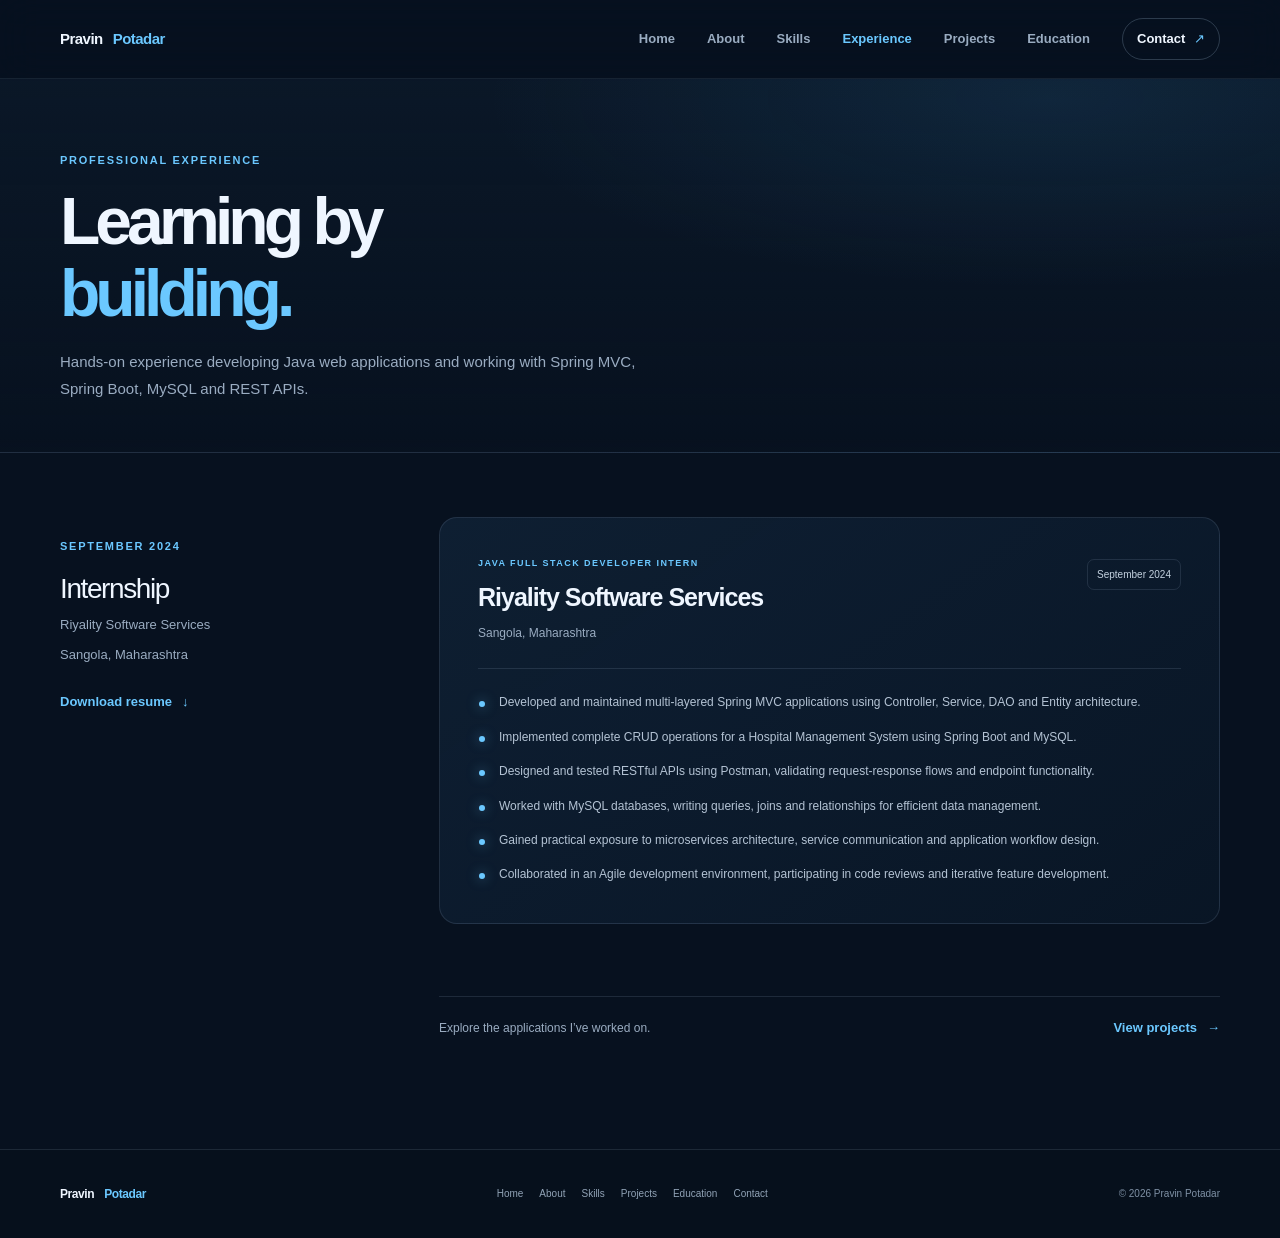
<file: resume.html>
<!doctype html>
<html lang="en">
<head>
    <meta charset="utf-8">
    <meta name="viewport" content="width=device-width, initial-scale=1">
    <meta name="robots" content="noindex">
    <meta http-equiv="refresh" content="0; url=experience.html">
    <title>Experience | Pravin Potadar</title>
</head>
<body>
    <p>Pravin Potadar's experience. <a href="experience.html">Continue to the portfolio</a> or <a href="Pravin_Potadar.pdf">download the resume</a>.</p>
    <script>window.location.replace("experience.html");</script>
</body>
</html>
</file>
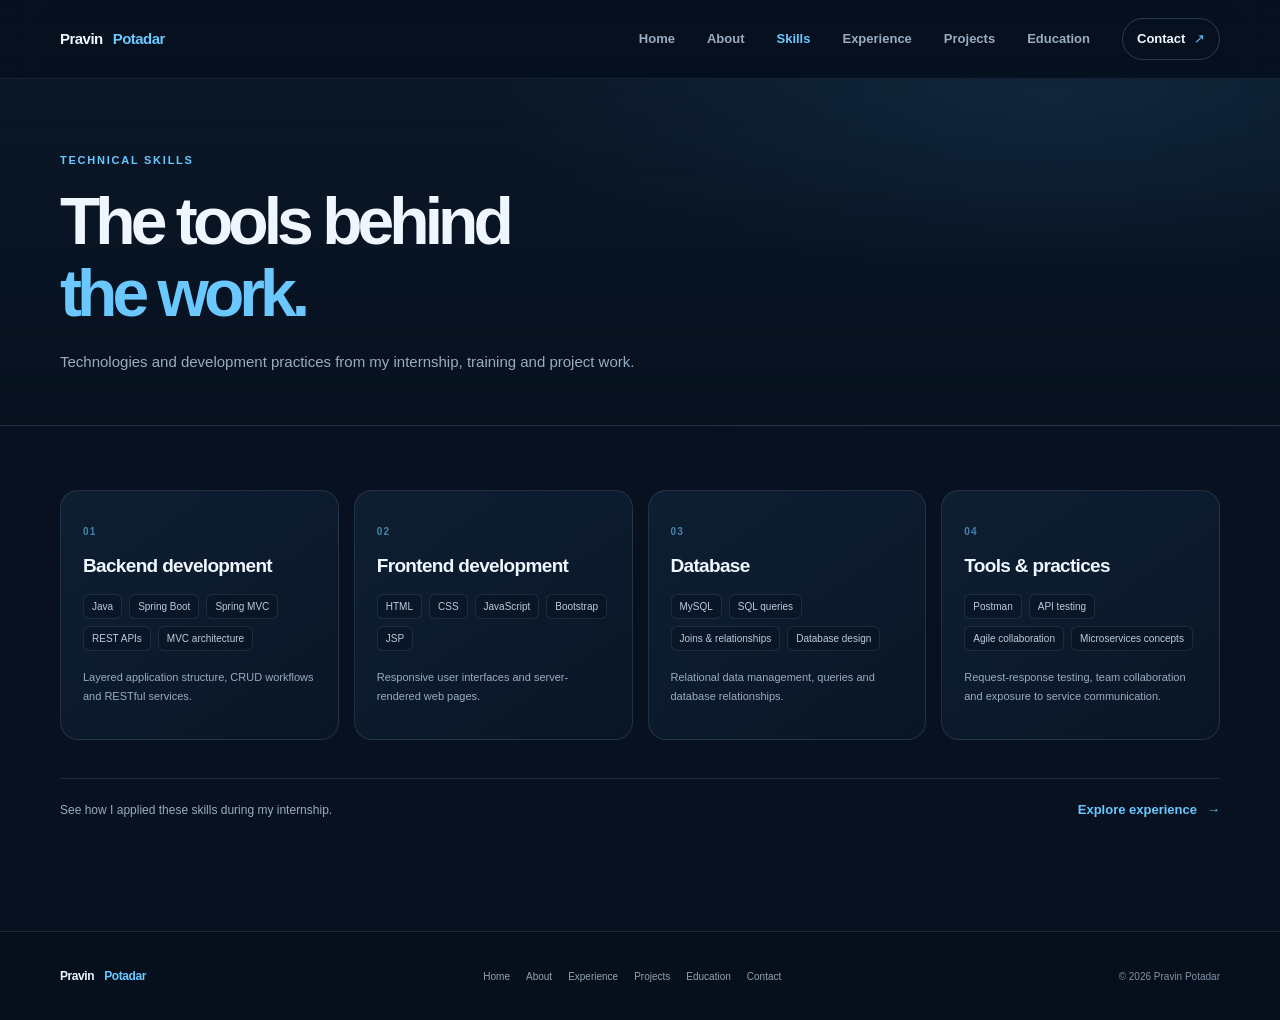
<file: services.html>
<!doctype html>
<html lang="en">
<head>
    <meta charset="utf-8">
    <meta name="viewport" content="width=device-width, initial-scale=1">
    <meta name="robots" content="noindex">
    <meta http-equiv="refresh" content="0; url=skills.html">
    <title>Skills | Pravin Potadar</title>
</head>
<body>
    <p>Pravin Potadar's skills. <a href="skills.html">Continue to the portfolio</a>.</p>
    <script>window.location.replace("skills.html");</script>
</body>
</html>
</file>
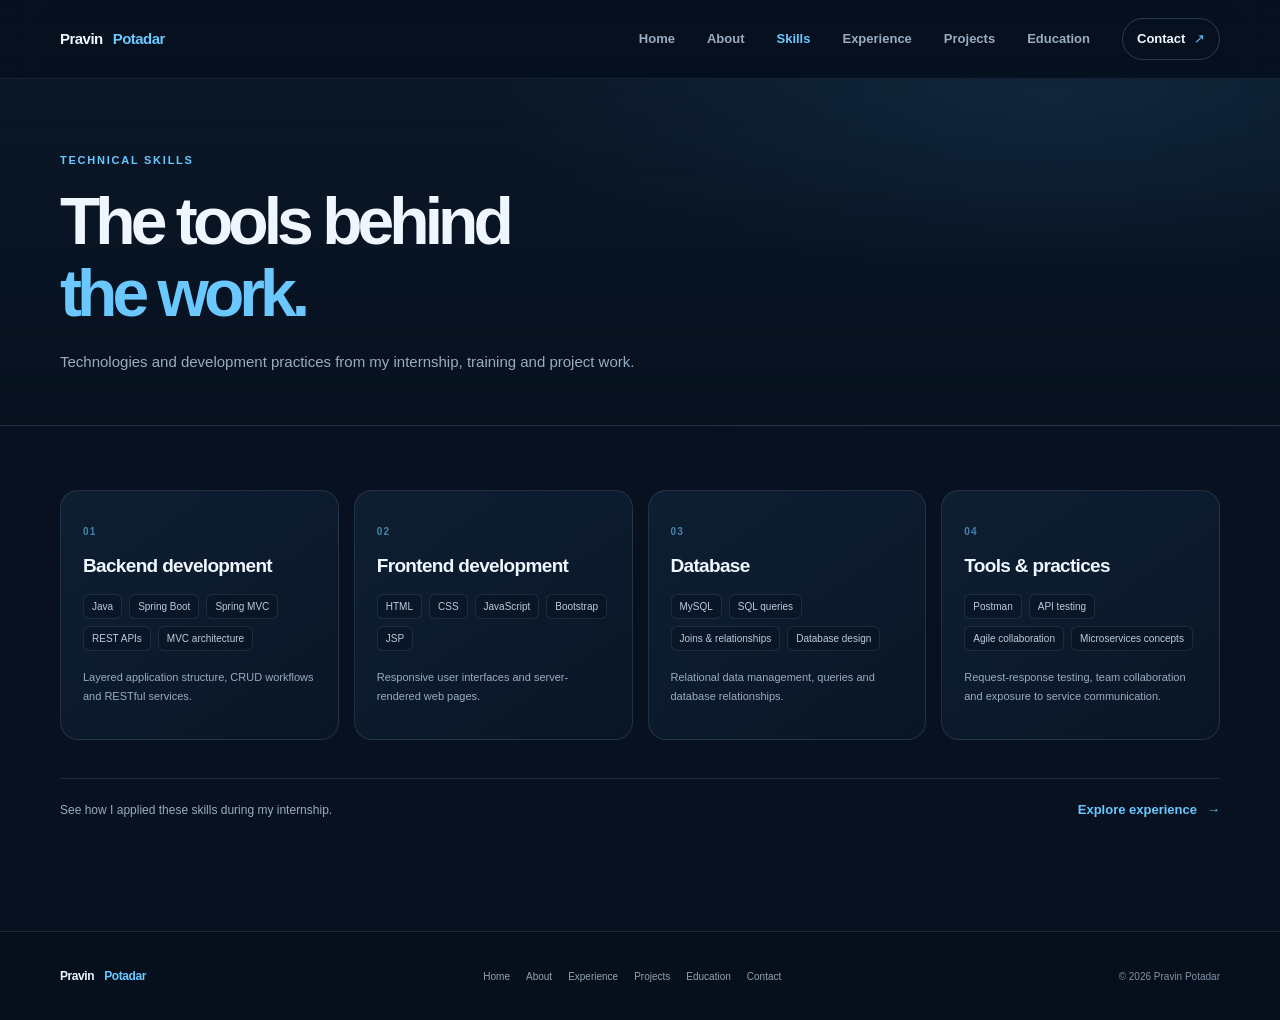
<file: skills.html>
<!doctype html>
<html lang="en">
<head>
    <meta charset="utf-8">
    <meta name="viewport" content="width=device-width, initial-scale=1">
    <meta name="theme-color" content="#07111f">
    <meta name="description" content="Technical skills of Pravin Potadar: Java, Spring Boot, Spring MVC, REST APIs, JSP, JavaScript, Bootstrap and MySQL.">
    <link rel="canonical" href="https://pravin-potadar.github.io/pravin-potadar/skills.html">
    <title>Technical Skills | Pravin Potadar</title>
    <link rel="icon" href="images/favicon.ico">
    <link rel="stylesheet" href="css/bootstrap.min.css">
    <link rel="stylesheet" href="css/portfolio.css">
    <script src="js/portfolio.js" defer></script>
</head>
<body>
    <a class="skip-link" href="#main-content">Skip to content</a>
    <header class="site-header"><div class="site-shell header-inner">
        <a class="brand brand-wordmark" href="index.html" aria-label="Pravin Potadar home">Pravin <span>Potadar</span></a>
        <button class="menu-toggle" type="button" aria-label="Open navigation menu" aria-controls="primary-navigation" aria-expanded="false"><span></span><span></span><span></span></button>
        <nav class="primary-navigation" id="primary-navigation" aria-label="Primary navigation">
            <a href="index.html">Home</a><a href="about.html">About</a><a href="skills.html" aria-current="page">Skills</a><a href="experience.html">Experience</a><a href="projects.html">Projects</a><a href="education.html">Education</a><a class="nav-contact" href="contact.html">Contact <span aria-hidden="true">↗</span></a>
        </nav>
    </div></header>
    <main id="main-content">
        <section class="page-hero"><div class="site-shell reveal">
            <p class="eyebrow">Technical skills</p>
            <h1>The tools behind<br><span>the work.</span></h1>
            <p class="page-lede">Technologies and development practices from my internship, training and project work.</p>
        </div></section>
        <section class="page-content"><div class="site-shell">
            <div class="skills-grid skills-page-grid">
                <article class="skill-card reveal"><span class="skill-number">01</span><h2>Backend development</h2><ul class="tag-list"><li>Java</li><li>Spring Boot</li><li>Spring MVC</li><li>REST APIs</li><li>MVC architecture</li></ul><p>Layered application structure, CRUD workflows and RESTful services.</p></article>
                <article class="skill-card reveal"><span class="skill-number">02</span><h2>Frontend development</h2><ul class="tag-list"><li>HTML</li><li>CSS</li><li>JavaScript</li><li>Bootstrap</li><li>JSP</li></ul><p>Responsive user interfaces and server-rendered web pages.</p></article>
                <article class="skill-card reveal"><span class="skill-number">03</span><h2>Database</h2><ul class="tag-list"><li>MySQL</li><li>SQL queries</li><li>Joins &amp; relationships</li><li>Database design</li></ul><p>Relational data management, queries and database relationships.</p></article>
                <article class="skill-card reveal"><span class="skill-number">04</span><h2>Tools &amp; practices</h2><ul class="tag-list"><li>Postman</li><li>API testing</li><li>Agile collaboration</li><li>Microservices concepts</li></ul><p>Request-response testing, team collaboration and exposure to service communication.</p></article>
            </div>
            <div class="page-next-link reveal"><p>See how I applied these skills during my internship.</p><a class="text-link" href="experience.html">Explore experience <span aria-hidden="true">→</span></a></div>
        </div></section>
    </main>
    <footer class="site-footer"><div class="site-shell footer-inner">
        <a class="brand footer-brand brand-wordmark" href="index.html" aria-label="Pravin Potadar home">Pravin <span>Potadar</span></a>
        <nav class="footer-navigation" aria-label="Footer navigation"><a href="index.html">Home</a><a href="about.html">About</a><a href="experience.html">Experience</a><a href="projects.html">Projects</a><a href="education.html">Education</a><a href="contact.html">Contact</a></nav>
        <p>© <span id="current-year">2026</span> Pravin Potadar</p>
    </div></footer>
</body>
</html>
</file>
<file: css/portfolio.css>
:root {
    color-scheme: dark;
    --page: #07111f;
    --page-soft: #091625;
    --surface: #0c1a2a;
    --surface-raised: #102238;
    --ink: #eff6ff;
    --muted: #9aacc1;
    --accent: #6bc8ff;
    --accent-strong: #38aef0;
    --line: rgba(167, 193, 221, 0.14);
    --line-bright: rgba(167, 193, 221, 0.24);
    --shell: 1160px;
    --radius: 18px;
}

* {
    box-sizing: border-box;
}

html {
    scroll-behavior: smooth;
    scroll-padding-top: 82px;
}

body {
    margin: 0;
    background: var(--page);
    color: var(--ink);
    font-family: Inter, "Segoe UI", Arial, sans-serif;
    font-size: 16px;
    line-height: 1.7;
    -webkit-font-smoothing: antialiased;
}

body,
button,
input,
textarea {
    font-family: Inter, "Segoe UI", Arial, sans-serif;
}

button,
a,
summary {
    -webkit-tap-highlight-color: transparent;
}

a {
    color: inherit;
    text-decoration: none;
}

button,
input,
textarea {
    color: inherit;
}

button:focus-visible,
a:focus-visible,
summary:focus-visible,
input:focus-visible,
textarea:focus-visible {
    outline: 2px solid var(--accent);
    outline-offset: 4px;
}

img {
    display: block;
    max-width: 100%;
}

.site-shell {
    width: min(var(--shell), calc(100% - 48px));
    margin-inline: auto;
}

.section-anchor {
    scroll-margin-top: 82px;
}

.skip-link {
    position: fixed;
    z-index: 20;
    top: 12px;
    left: 12px;
    padding: 10px 16px;
    transform: translateY(-160%);
    border-radius: 8px;
    background: var(--accent);
    color: #04111d;
    font-weight: 700;
}

.skip-link:focus {
    transform: translateY(0);
}

.site-header {
    position: sticky;
    z-index: 10;
    top: 0;
    border-bottom: 1px solid rgba(167, 193, 221, 0.1);
    background: rgba(7, 17, 31, 0.84);
    backdrop-filter: blur(18px);
}

.header-inner {
    display: flex;
    min-height: 78px;
    align-items: center;
    justify-content: space-between;
    gap: 32px;
}

.brand {
    display: inline-flex;
    flex-shrink: 0;
    align-items: center;
    gap: 10px;
    font-size: 15px;
    font-weight: 720;
    letter-spacing: -0.035em;
}

.brand-wordmark {
    color: var(--ink);
    white-space: nowrap;
}

.brand-wordmark span {
    color: var(--accent);
}

.primary-navigation {
    display: flex;
    align-items: center;
    gap: clamp(18px, 2.5vw, 34px);
    color: var(--muted);
    font-size: 13px;
    font-weight: 550;
}

.primary-navigation a,
.hero-socials a,
.contact-links a {
    transition: color 180ms ease;
}

.primary-navigation a:hover,
.hero-socials a:hover,
.contact-links a:hover {
    color: var(--accent);
}

.primary-navigation a[aria-current="page"] {
    color: var(--accent);
}

.primary-navigation .nav-contact {
    padding: 9px 14px;
    border: 1px solid var(--line-bright);
    border-radius: 999px;
    color: var(--ink);
}

.primary-navigation .nav-contact span {
    margin-left: 5px;
    color: var(--accent);
}

.menu-toggle {
    display: none;
    width: 42px;
    height: 42px;
    padding: 11px 9px;
    flex-direction: column;
    justify-content: center;
    gap: 5px;
    border: 1px solid var(--line);
    border-radius: 11px;
    background: var(--surface);
    cursor: pointer;
}

.menu-toggle span {
    display: block;
    width: 100%;
    height: 2px;
    border-radius: 2px;
    background: var(--ink);
}

.hero-section {
    position: relative;
    display: flex;
    min-height: min(810px, calc(100svh - 78px));
    align-items: center;
    overflow: hidden;
    padding: 72px 0 90px;
    isolation: isolate;
}

.hero-glow {
    position: absolute;
    z-index: -1;
    width: 460px;
    height: 460px;
    border-radius: 50%;
    background: rgba(34, 139, 217, 0.12);
    filter: blur(100px);
    pointer-events: none;
}

.hero-glow-one {
    top: 8%;
    right: -120px;
}

.hero-glow-two {
    bottom: -240px;
    left: 15%;
    width: 370px;
    height: 370px;
    background: rgba(58, 110, 211, 0.1);
}

.hero-layout {
    display: grid;
    align-items: center;
    grid-template-columns: 1fr 0.94fr;
    gap: 45px;
}

.hero-copy {
    position: relative;
    z-index: 1;
    padding: 12px 0;
}

.eyebrow {
    display: flex;
    align-items: center;
    gap: 10px;
    margin: 0 0 18px;
    color: var(--accent);
    font-size: 11px;
    font-weight: 750;
    letter-spacing: 0.16em;
    line-height: 1.4;
    text-transform: uppercase;
}

.eyebrow-dot,
.code-dot {
    width: 7px;
    height: 7px;
    flex: 0 0 auto;
    border-radius: 50%;
    background: var(--accent);
    box-shadow: 0 0 15px rgba(107, 200, 255, 0.7);
}

.hero-copy h1 {
    max-width: 650px;
    margin: 0;
    font-size: clamp(48px, 6vw, 76px);
    font-weight: 700;
    letter-spacing: -0.075em;
    line-height: 1.07;
}

.hero-copy h1 span,
.section-intro h2 span,
.contact-copy h2 span {
    color: var(--accent);
}

.hero-lede {
    max-width: 525px;
    margin: 24px 0 0;
    color: #b6c5d6;
    font-size: clamp(16px, 1.6vw, 18px);
    line-height: 1.8;
}

.hero-actions {
    display: flex;
    flex-wrap: wrap;
    gap: 12px;
    margin-top: 34px;
}

.button {
    display: inline-flex;
    min-height: 48px;
    align-items: center;
    justify-content: center;
    gap: 13px;
    padding: 0 19px;
    border: 1px solid transparent;
    border-radius: 10px;
    font-size: 13px;
    font-weight: 700;
    transition: transform 180ms ease, border-color 180ms ease, background 180ms ease, box-shadow 180ms ease;
}

.button:hover {
    transform: translateY(-2px);
}

.button-primary {
    background: var(--accent);
    box-shadow: 0 7px 25px rgba(56, 174, 240, 0.14);
    color: #06121e;
}

.button-primary:hover {
    background: #90d8ff;
    box-shadow: 0 10px 30px rgba(56, 174, 240, 0.24);
}

.button-secondary {
    border-color: var(--line-bright);
    background: rgba(15, 32, 50, 0.65);
    color: var(--ink);
}

.button-secondary:hover {
    border-color: rgba(107, 200, 255, 0.58);
    background: rgba(16, 34, 56, 0.9);
}

.hero-contact-link {
    display: inline-block;
    margin-top: 30px;
    color: var(--muted);
    font-size: 12px;
}

.hero-contact-link > span {
    margin-left: 5px;
    color: var(--ink);
}

.hero-contact-link > span span {
    color: var(--accent);
}

.hero-socials {
    display: flex;
    gap: 22px;
    margin-top: 26px;
    color: var(--muted);
    font-size: 12px;
}

.hero-socials a span {
    margin-left: 3px;
    color: var(--accent);
}

.hero-art {
    position: relative;
    display: grid;
    min-height: 530px;
    place-items: center;
    isolation: isolate;
}

.portrait-orbit {
    position: absolute;
    z-index: -2;
    top: 50%;
    left: 50%;
    width: 440px;
    height: 440px;
    transform: translate(-50%, -50%);
    border: 1px solid rgba(107, 200, 255, 0.12);
    border-radius: 50%;
}

.orbit-two {
    width: 365px;
    height: 365px;
    border-style: dashed;
    border-color: rgba(107, 200, 255, 0.18);
}

.portrait-frame {
    position: relative;
    display: grid;
    width: min(74%, 365px);
    height: 465px;
    align-items: end;
    overflow: hidden;
    border: 1px solid rgba(178, 213, 244, 0.2);
    border-radius: 190px 190px 30px 30px;
    background:
        radial-gradient(ellipse at 50% 30%, rgba(80, 161, 216, 0.34), transparent 58%),
        linear-gradient(155deg, rgba(31, 76, 115, 0.56), rgba(10, 25, 41, 0.8) 74%);
    box-shadow: 0 26px 90px rgba(0, 0, 0, 0.28);
}

.portrait-frame::after {
    position: absolute;
    z-index: -1;
    right: -20%;
    bottom: -12%;
    left: -20%;
    height: 39%;
    border-radius: 50%;
    background: rgba(7, 17, 31, 0.7);
    content: "";
    filter: blur(22px);
}

.portrait-frame img {
    width: 100%;
    height: 100%;
    object-fit: contain;
    object-position: center bottom;
}

.floating-card {
    position: absolute;
    border: 1px solid rgba(185, 210, 235, 0.17);
    border-radius: 13px;
    background: rgba(12, 27, 44, 0.87);
    box-shadow: 0 16px 46px rgba(0, 0, 0, 0.28);
    backdrop-filter: blur(14px);
}

.stack-card {
    top: 92px;
    left: -4px;
    display: flex;
    min-width: 205px;
    flex-direction: column;
    gap: 6px;
    padding: 14px 16px;
}

.card-kicker,
.code-label {
    color: var(--muted);
    font-size: 9px;
    font-weight: 700;
    letter-spacing: 0.13em;
}

.stack-flow {
    font-size: 12px;
    font-weight: 650;
}

.stack-flow i {
    padding: 0 3px;
    color: var(--accent);
    font-style: normal;
}

.code-card {
    right: 0;
    bottom: 76px;
    display: grid;
    grid-template-columns: 9px auto;
    align-items: center;
    column-gap: 8px;
    padding: 13px 15px;
}

.code-card .code-dot {
    grid-row: span 2;
    width: 6px;
    height: 6px;
}

.code-label {
    font-size: 8px;
}

.code-card strong {
    font-size: 11px;
}

.code-card strong b {
    color: var(--accent);
}

.hero-index {
    position: absolute;
    right: 2px;
    top: 24px;
    color: rgba(192, 211, 231, 0.45);
    font-size: 9px;
    font-weight: 700;
    letter-spacing: 0.16em;
    writing-mode: vertical-rl;
}

.scroll-cue {
    position: absolute;
    bottom: 28px;
    left: 50%;
    display: flex;
    align-items: center;
    gap: 10px;
    transform: translateX(-50%);
    color: rgba(180, 199, 218, 0.64);
    font-size: 9px;
    letter-spacing: 0.12em;
    text-transform: uppercase;
}

.scroll-cue span {
    width: 1px;
    height: 25px;
    background: linear-gradient(var(--accent), transparent);
}

.content-section {
    padding: 112px 0;
}

.page-hero {
    position: relative;
    overflow: hidden;
    padding: 74px 0 50px;
    border-bottom: 1px solid var(--line);
    background:
        radial-gradient(ellipse at 82% 5%, rgba(52, 139, 199, 0.13), transparent 38%),
        linear-gradient(180deg, rgba(12, 27, 44, 0.62), rgba(7, 17, 31, 0.2));
}

.page-hero h1 {
    margin: 0;
    font-size: clamp(42px, 6vw, 66px);
    font-weight: 690;
    letter-spacing: -0.075em;
    line-height: 1.08;
}

.page-hero h1 span {
    color: var(--accent);
}

.page-lede {
    max-width: 610px;
    margin: 19px 0 0;
    color: var(--muted);
    font-size: 15px;
    line-height: 1.8;
}

.page-content {
    min-height: 48vh;
    padding: 64px 0 110px;
}

.about-page-layout {
    display: grid;
    grid-template-columns: minmax(210px, 0.72fr) 1.28fr;
    align-items: center;
    gap: clamp(38px, 8vw, 100px);
}

.about-photo {
    display: grid;
    min-height: 360px;
    align-items: end;
    overflow: hidden;
    border: 1px solid var(--line-bright);
    border-radius: 170px 170px 22px 22px;
    background: radial-gradient(ellipse at 50% 30%, rgba(80, 161, 216, 0.27), transparent 65%), var(--surface);
}

.about-photo img {
    width: 100%;
    max-height: 460px;
    object-fit: contain;
    object-position: center bottom;
}

.about-actions {
    display: flex;
    flex-wrap: wrap;
    align-items: center;
    gap: 18px;
    margin-top: 24px;
}

.about-actions .text-link {
    margin-top: 0;
}

.skills-page-grid .skill-card {
    min-height: 250px;
}

.skills-page-grid .skill-card h2 {
    margin: 12px 0 16px;
    font-size: 19px;
    font-weight: 640;
    letter-spacing: -0.035em;
}

.skills-page-grid .skill-card p {
    margin: 17px 0 0;
    color: var(--muted);
    font-size: 11px;
}

.experience-page-layout {
    display: grid;
    grid-template-columns: 0.58fr 1.42fr;
    align-items: start;
    gap: 34px 60px;
}

.experience-page-aside {
    padding: 22px 0;
}

.experience-page-aside h2 {
    margin: 0;
    font-size: 28px;
    letter-spacing: -0.05em;
}

.experience-page-aside > p:not(.eyebrow) {
    margin: 8px 0 0;
    color: var(--muted);
    font-size: 13px;
}

.experience-page-aside .text-link {
    margin-top: 25px;
}

.experience-page-layout .experience-card h2,
.education-card h2,
.project-title-row h2 {
    margin: 0;
    font-size: inherit;
    font-weight: inherit;
    letter-spacing: inherit;
    line-height: inherit;
}

.experience-page-layout .experience-card h2 {
    font-size: clamp(19px, 2.3vw, 25px);
    font-weight: 650;
    letter-spacing: -0.04em;
    line-height: 1.35;
}

.experience-page-layout .page-next-link {
    grid-column: 2;
}

.page-next-link {
    display: flex;
    align-items: center;
    justify-content: space-between;
    gap: 20px;
    margin-top: 38px;
    padding-top: 20px;
    border-top: 1px solid var(--line);
}

.page-next-link p {
    margin: 0;
    color: var(--muted);
    font-size: 12px;
}

.page-next-link .text-link {
    flex: 0 0 auto;
    margin-top: 0;
}

.projects-page-grid .project-featured {
    grid-column: auto;
    display: block;
}

.projects-page-grid > .project-card:nth-child(2),
.projects-page-grid > .project-card:nth-child(3) {
    margin-top: 0;
}

.education-page-grid .education-card {
    min-height: 235px;
}

.home-explore {
    border-top: 1px solid var(--line);
    background: linear-gradient(180deg, rgba(12, 28, 46, 0.56), rgba(7, 17, 31, 0));
}

.home-pages-grid {
    display: grid;
    grid-template-columns: repeat(3, minmax(0, 1fr));
    gap: 14px;
}

.home-page-card {
    position: relative;
    display: flex;
    min-height: 135px;
    flex-direction: column;
    justify-content: space-between;
    padding: 19px;
    border: 1px solid var(--line);
    border-radius: 14px;
    background: rgba(13, 30, 48, 0.58);
    transition: transform 180ms ease, border-color 180ms ease, background 180ms ease;
}

.home-page-card:hover {
    transform: translateY(-3px);
    border-color: rgba(107, 200, 255, 0.38);
    background: rgba(16, 36, 57, 0.85);
}

.home-page-card > span {
    color: var(--accent);
    font-size: 9px;
    font-weight: 730;
    letter-spacing: 0.12em;
}

.home-page-card strong {
    padding-right: 22px;
    font-size: 15px;
    font-weight: 630;
}

.home-page-card i {
    position: absolute;
    right: 18px;
    bottom: 17px;
    color: var(--accent);
    font-size: 14px;
    font-style: normal;
}

.about-layout {
    display: grid;
    grid-template-columns: 0.9fr 1.1fr;
    gap: clamp(46px, 9vw, 130px);
}

.section-intro h2,
.section-heading h2,
.contact-copy h2 {
    margin: 0;
    font-size: clamp(36px, 4vw, 52px);
    font-weight: 680;
    letter-spacing: -0.065em;
    line-height: 1.16;
}

.section-intro .eyebrow,
.section-heading .eyebrow,
.contact-copy .eyebrow {
    margin-bottom: 17px;
}

.about-copy {
    max-width: 570px;
    color: var(--muted);
    font-size: 14px;
}

.about-copy p {
    margin: 0 0 17px;
}

.about-copy .large-copy {
    margin-bottom: 20px;
    color: var(--ink);
    font-size: 19px;
    line-height: 1.65;
}

.text-link {
    display: inline-flex;
    align-items: center;
    gap: 10px;
    margin-top: 12px;
    color: var(--accent);
    font-size: 13px;
    font-weight: 700;
}

.text-link span {
    transition: transform 180ms ease;
}

.text-link:hover span {
    transform: translateX(4px);
}

.skills-section {
    border-block: 1px solid rgba(167, 193, 221, 0.07);
    background: linear-gradient(180deg, rgba(13, 30, 48, 0.62), rgba(9, 22, 37, 0.46));
}

.section-heading {
    max-width: 650px;
    margin-bottom: 42px;
}

.section-heading > p:last-child {
    max-width: 530px;
    margin: 15px 0 0;
    color: var(--muted);
    font-size: 14px;
}

.skills-grid {
    display: grid;
    grid-template-columns: repeat(4, minmax(0, 1fr));
    gap: 15px;
}

.skill-card,
.experience-card,
.education-card {
    border: 1px solid var(--line);
    border-radius: var(--radius);
    background: linear-gradient(145deg, rgba(16, 34, 55, 0.82), rgba(10, 24, 40, 0.78));
}

.skill-card {
    position: relative;
    min-height: 215px;
    padding: 25px 22px;
    transition: transform 200ms ease, border-color 200ms ease, background 200ms ease;
}

.skill-card:hover,
.education-card:hover {
    transform: translateY(-4px);
    border-color: rgba(107, 200, 255, 0.3);
}

.skill-number {
    color: rgba(107, 200, 255, 0.6);
    font-size: 10px;
    font-weight: 700;
    letter-spacing: 0.12em;
}

.skill-card h3 {
    margin: 12px 0 16px;
    font-size: 17px;
    font-weight: 640;
    letter-spacing: -0.025em;
}

.tag-list,
.project-tech {
    display: flex;
    flex-wrap: wrap;
    gap: 7px;
    margin: 0;
    padding: 0;
    list-style: none;
}

.tag-list li,
.project-tech li {
    padding: 5px 8px;
    border: 1px solid rgba(159, 191, 220, 0.13);
    border-radius: 6px;
    background: rgba(7, 17, 31, 0.42);
    color: #bdcadd;
    font-size: 10px;
    line-height: 1.3;
}

.experience-layout {
    display: grid;
    grid-template-columns: 0.63fr 1.37fr;
    gap: 60px;
    align-items: start;
}

.experience-layout .section-heading {
    margin: 13px 0 0;
}

.experience-card {
    padding: clamp(24px, 4vw, 38px);
}

.experience-topline {
    display: flex;
    align-items: flex-start;
    justify-content: space-between;
    gap: 20px;
    padding-bottom: 25px;
    border-bottom: 1px solid var(--line);
}

.experience-type {
    margin: 0 0 10px;
    color: var(--accent);
    font-size: 9px;
    font-weight: 750;
    letter-spacing: 0.16em;
}

.experience-topline h3 {
    margin: 0;
    font-size: clamp(19px, 2.3vw, 25px);
    font-weight: 650;
    letter-spacing: -0.04em;
    line-height: 1.35;
}

.experience-company {
    margin: 8px 0 0;
    color: var(--muted);
    font-size: 12px;
}

.experience-company span {
    color: var(--accent);
}

.experience-topline time {
    flex: 0 0 auto;
    margin-top: 3px;
    padding: 6px 9px;
    border: 1px solid var(--line);
    border-radius: 7px;
    color: #c4d2e0;
    font-size: 10px;
}

.experience-points {
    display: grid;
    gap: 14px;
    margin: 23px 0 0;
    padding: 0;
    color: #b4c3d4;
    font-size: 12px;
    list-style: none;
}

.experience-points li {
    position: relative;
    padding-left: 21px;
}

.experience-points li::before {
    position: absolute;
    top: 9px;
    left: 1px;
    width: 6px;
    height: 6px;
    border-radius: 50%;
    background: var(--accent);
    box-shadow: 0 0 12px rgba(107, 200, 255, 0.55);
    content: "";
}

.projects-section {
    border-block: 1px solid rgba(167, 193, 221, 0.07);
    background: var(--page-soft);
}

.projects-heading {
    display: flex;
    max-width: none;
    align-items: end;
    justify-content: space-between;
    gap: 30px;
}

.projects-heading > p:last-child {
    max-width: 310px;
    margin-bottom: 5px;
}

.projects-grid {
    display: grid;
    grid-template-columns: repeat(2, minmax(0, 1fr));
    gap: 20px;
}

.project-card {
    overflow: hidden;
    border: 1px solid var(--line);
    border-radius: var(--radius);
    background: linear-gradient(145deg, rgba(16, 34, 55, 0.72), rgba(10, 24, 40, 0.8));
    transition: transform 220ms ease, border-color 220ms ease, box-shadow 220ms ease;
}

.project-card:hover {
    transform: translateY(-5px);
    border-color: rgba(107, 200, 255, 0.3);
    box-shadow: 0 24px 58px rgba(0, 0, 0, 0.2);
}

.project-featured {
    grid-column: span 2;
    display: grid;
    grid-template-columns: 1.1fr 0.9fr;
}

.project-image,
.portfolio-preview {
    position: relative;
    display: block;
    min-height: 235px;
    overflow: hidden;
    background: #e7edf3;
}

.project-image img {
    width: 100%;
    height: 100%;
    min-height: 235px;
    object-fit: cover;
    transition: transform 350ms ease;
}

.project-card:hover .project-image img {
    transform: scale(1.035);
}

.grocery-image {
    background: #e9f1e7;
}

.employee-image {
    background: #e9edf8;
}

.college-image {
    background: #eef0f6;
}

.image-label {
    position: absolute;
    bottom: 12px;
    left: 13px;
    padding: 5px 8px;
    border: 1px solid rgba(255, 255, 255, 0.22);
    border-radius: 5px;
    background: rgba(6, 18, 30, 0.78);
    color: #f0f7ff;
    font-size: 8px;
    font-weight: 700;
    letter-spacing: 0.12em;
}

.project-body {
    padding: 23px 25px 25px;
}

.project-title-row {
    display: flex;
    align-items: flex-start;
    gap: 11px;
}

.project-index {
    padding-top: 4px;
    color: var(--accent);
    font-size: 10px;
    font-weight: 700;
}

.project-title-row h3 {
    margin: 0;
    font-size: 18px;
    font-weight: 640;
    letter-spacing: -0.035em;
    line-height: 1.35;
}

.project-title-row h2 {
    font-size: 18px;
    font-weight: 640;
    letter-spacing: -0.035em;
    line-height: 1.35;
}

.project-body > p {
    margin: 11px 0 16px;
    color: var(--muted);
    font-size: 12px;
}

.project-tech {
    margin-bottom: 17px;
}

.project-tech li {
    color: #a9c5d9;
    font-size: 9px;
}

.project-details {
    border-top: 1px solid var(--line);
}

.project-details summary {
    display: flex;
    min-height: 43px;
    align-items: center;
    justify-content: space-between;
    color: #d3deeb;
    cursor: pointer;
    font-size: 11px;
    font-weight: 650;
    list-style: none;
}

.project-details summary::-webkit-details-marker {
    display: none;
}

.project-details summary span {
    color: var(--accent);
    font-size: 18px;
    font-weight: 400;
    transition: transform 180ms ease;
}

.project-details[open] summary span {
    transform: rotate(45deg);
}

.project-details ul {
    display: grid;
    gap: 7px;
    margin: 0 0 16px;
    padding-left: 16px;
    color: var(--muted);
    font-size: 11px;
}

.project-link {
    display: inline-flex;
    align-items: center;
    gap: 8px;
    margin-top: 12px;
    color: var(--accent);
    font-size: 11px;
    font-weight: 700;
}

.project-link span {
    transition: transform 180ms ease;
}

.project-link:hover span {
    transform: translate(2px, -2px);
}

.portfolio-preview {
    display: flex;
    min-height: 235px;
    flex-direction: column;
    justify-content: center;
    padding: 35px 7%;
    background:
        radial-gradient(ellipse at 76% 21%, rgba(70, 160, 216, 0.18), transparent 42%),
        linear-gradient(145deg, #10243a, #091522);
}

.preview-toolbar {
    position: absolute;
    top: 23px;
    right: 7%;
    left: 7%;
    display: flex;
    height: 26px;
    align-items: center;
    gap: 5px;
    padding: 0 9px;
    border: 1px solid rgba(184, 209, 232, 0.13);
    border-radius: 6px;
    background: rgba(7, 16, 28, 0.72);
}

.preview-toolbar i {
    width: 5px;
    height: 5px;
    border-radius: 50%;
    background: #5da8d6;
}

.preview-toolbar i:first-child {
    background: #df8375;
}

.preview-toolbar i:nth-child(2) {
    background: #e6bf67;
}

.preview-toolbar span {
    margin-left: 7px;
    color: var(--muted);
    font-size: 8px;
}

.preview-code {
    display: grid;
    gap: 5px;
    color: #c6d6e8;
    font-family: Consolas, "Courier New", monospace;
    font-size: clamp(9px, 1vw, 12px);
}

.preview-code b {
    display: inline-block;
    width: 23px;
    color: #70869e;
    font-weight: 400;
}

.preview-code span:nth-child(2) {
    color: #8ed3ff;
}

.preview-code span:nth-child(3) {
    color: #d0a6ff;
}

.preview-note {
    position: absolute;
    top: 12px;
    right: 10px;
    color: rgba(213, 226, 238, 0.57);
    font-size: 8px;
}

.education-section {
    background: linear-gradient(180deg, rgba(10, 24, 39, 0.64), rgba(7, 17, 31, 0.4));
}

.education-grid {
    display: grid;
    grid-template-columns: repeat(3, minmax(0, 1fr));
    gap: 16px;
}

.education-card {
    position: relative;
    min-height: 205px;
    padding: 25px 24px;
    transition: transform 200ms ease, border-color 200ms ease;
}

.education-year {
    color: var(--accent);
    font-size: 9px;
    font-weight: 740;
    letter-spacing: 0.13em;
}

.education-card h3 {
    max-width: 300px;
    margin: 21px 0 9px;
    font-size: 17px;
    font-weight: 640;
    letter-spacing: -0.035em;
    line-height: 1.45;
}

.education-card h2 {
    max-width: 300px;
    margin: 21px 0 9px;
    font-size: 17px;
    font-weight: 640;
    letter-spacing: -0.035em;
    line-height: 1.45;
}

.education-card p {
    margin: 0 0 12px;
    color: var(--muted);
    font-size: 11px;
}

.education-card p span {
    color: var(--accent);
}

.education-card strong {
    color: #dce8f4;
    font-size: 11px;
    font-weight: 650;
}

.certificate-mark {
    position: absolute;
    right: 22px;
    bottom: 22px;
    display: grid;
    width: 28px;
    height: 28px;
    place-items: center;
    border: 1px solid rgba(107, 200, 255, 0.32);
    border-radius: 50%;
    color: var(--accent);
    font-size: 13px;
}

.contact-section {
    padding: 108px 0;
    border-top: 1px solid var(--line);
    background:
        radial-gradient(ellipse at 15% 50%, rgba(40, 122, 180, 0.1), transparent 45%),
        var(--page-soft);
}

.contact-layout {
    display: grid;
    grid-template-columns: 0.9fr 1.1fr;
    gap: clamp(48px, 9vw, 120px);
    align-items: start;
}

.contact-copy h2 {
    font-size: clamp(40px, 4.5vw, 58px);
}

.contact-copy > p:not(.eyebrow) {
    max-width: 390px;
    margin: 21px 0 24px;
    color: var(--muted);
    font-size: 13px;
}

.contact-email {
    display: inline-flex;
    align-items: center;
    gap: 9px;
    color: var(--accent);
    font-size: clamp(14px, 1.5vw, 18px);
    font-weight: 650;
}

.contact-email span,
.contact-links a span {
    font-size: 12px;
}

.contact-links {
    display: flex;
    flex-wrap: wrap;
    gap: 10px 21px;
    margin-top: 27px;
    color: #b0bfd0;
    font-size: 11px;
}

.contact-form {
    padding: clamp(22px, 4vw, 34px);
    border: 1px solid var(--line-bright);
    border-radius: var(--radius);
    background: rgba(11, 25, 41, 0.75);
    box-shadow: 0 25px 65px rgba(0, 0, 0, 0.14);
}

.form-heading {
    margin: 0 0 4px;
    font-size: 18px;
    font-weight: 650;
}

.form-note {
    margin: 0 0 23px;
    color: var(--muted);
    font-size: 10px;
}

.form-row {
    display: grid;
    grid-template-columns: 1fr 1fr;
    gap: 14px;
}

.form-field {
    display: grid;
    gap: 7px;
    margin-bottom: 15px;
}

.form-field label {
    color: #ccd7e4;
    font-size: 11px;
    font-weight: 600;
}

.form-field input,
.form-field textarea {
    width: 100%;
    border: 1px solid rgba(167, 193, 221, 0.17);
    border-radius: 8px;
    background: rgba(4, 14, 25, 0.52);
    color: var(--ink);
    font-size: 12px;
    transition: border-color 180ms ease, background 180ms ease;
}

.form-field input {
    height: 42px;
    padding: 0 12px;
}

.form-field textarea {
    min-height: 100px;
    padding: 10px 12px;
    resize: vertical;
}

.form-field input:focus,
.form-field textarea:focus {
    border-color: rgba(107, 200, 255, 0.65);
    background: rgba(4, 14, 25, 0.8);
}

.send-button {
    min-height: 44px;
    border: 0;
    cursor: pointer;
    font-size: 11px;
}

.form-status {
    min-height: 18px;
    margin: 11px 0 0;
    color: var(--muted);
    font-size: 10px;
}

.site-footer {
    border-top: 1px solid var(--line);
    background: #06101c;
}

.footer-inner {
    display: flex;
    min-height: 88px;
    align-items: center;
    justify-content: space-between;
    gap: 22px;
}

.footer-brand {
    font-size: 12px;
}

.footer-inner p {
    margin: 0;
    color: #7f91a5;
    font-size: 10px;
}

.footer-navigation {
    display: flex;
    flex-wrap: wrap;
    justify-content: center;
    gap: 8px 16px;
    color: #91a3b6;
    font-size: 10px;
}

.footer-navigation a:hover {
    color: var(--accent);
}

.footer-brand {
    font-size: 12px;
}

.js-enabled .reveal {
    opacity: 0;
    transform: translateY(18px);
    transition: opacity 650ms ease, transform 650ms cubic-bezier(0.2, 0.7, 0.2, 1);
}

.js-enabled .reveal.is-visible {
    opacity: 1;
    transform: translateY(0);
}

@media (min-width: 801px) {
    .projects-grid > .project-card:nth-child(2) {
        margin-top: 22px;
    }

    .projects-grid > .project-card:nth-child(3) {
        margin-top: -22px;
    }
}

@media (max-width: 1000px) {
    .primary-navigation {
        gap: 17px;
        font-size: 12px;
    }

    .hero-layout {
        grid-template-columns: 1fr 0.85fr;
        gap: 18px;
    }

    .hero-art {
        min-height: 465px;
    }

    .portrait-frame {
        height: 410px;
    }

    .portrait-orbit {
        width: 375px;
        height: 375px;
    }

    .orbit-two {
        width: 315px;
        height: 315px;
    }

    .stack-card {
        left: -22px;
    }

    .code-card {
        right: -10px;
    }

    .skills-grid {
        grid-template-columns: repeat(2, minmax(0, 1fr));
    }

    .experience-layout {
        grid-template-columns: 0.7fr 1.3fr;
        gap: 34px;
    }
}

@media (max-width: 1050px) {
    .site-shell {
        width: min(100% - 40px, var(--shell));
    }

    .menu-toggle {
        display: flex;
    }

    .primary-navigation {
        position: absolute;
        top: calc(100% + 1px);
        right: 20px;
        left: 20px;
        display: none;
        align-items: stretch;
        flex-direction: column;
        gap: 0;
        padding: 8px 14px;
        border: 1px solid var(--line-bright);
        border-radius: 13px;
        background: rgba(9, 23, 38, 0.98);
        box-shadow: 0 22px 55px rgba(0, 0, 0, 0.35);
        font-size: 13px;
    }

    .primary-navigation.is-open {
        display: flex;
    }

    .primary-navigation > a {
        padding: 12px 5px;
    }

    .primary-navigation .nav-contact {
        margin: 7px 0 5px;
        padding: 10px 12px;
    }

    .hero-section {
        min-height: auto;
        padding: 75px 0 84px;
    }

    .hero-layout {
        grid-template-columns: 1fr;
        gap: 12px;
    }

    .hero-copy {
        max-width: 650px;
    }

    .hero-copy h1 {
        font-size: clamp(49px, 10vw, 72px);
    }

    .hero-art {
        min-height: 485px;
        margin-top: 4px;
    }

    .portrait-frame {
        width: min(66%, 345px);
        height: 420px;
    }

    .stack-card {
        left: max(0px, calc(50% - 270px));
    }

    .code-card {
        right: max(0px, calc(50% - 270px));
    }

    .hero-index {
        right: max(5px, calc(50% - 260px));
    }

    .scroll-cue {
        display: none;
    }

    .content-section,
    .contact-section {
        padding: 82px 0;
    }

    .about-layout,
    .experience-layout,
    .contact-layout {
        grid-template-columns: 1fr;
        gap: 34px;
    }

    .section-intro h2,
    .section-heading h2 {
        font-size: clamp(35px, 7vw, 48px);
    }

    .experience-layout .section-heading {
        margin-top: 0;
    }

    .projects-heading {
        align-items: start;
        flex-direction: column;
        gap: 2px;
    }

    .projects-heading > p:last-child {
        max-width: 480px;
        margin-top: 12px;
    }

    .project-featured {
        grid-column: span 2;
    }

    .education-grid {
        grid-template-columns: repeat(2, minmax(0, 1fr));
    }

    .certification-card {
        grid-column: span 2;
        min-height: 175px;
    }

    .contact-layout {
        gap: 40px;
    }

    .experience-page-layout {
        grid-template-columns: 1fr;
        gap: 12px;
    }

    .experience-page-aside {
        padding: 0 0 12px;
    }

    .experience-page-layout .page-next-link {
        grid-column: auto;
    }
}

@media (max-width: 560px) {
    .site-shell {
        width: calc(100% - 36px);
    }

    .header-inner {
        min-height: 68px;
    }

    .hero-section {
        padding: 61px 0 55px;
    }

    .hero-copy h1 {
        font-size: clamp(43px, 12vw, 58px);
    }

    .hero-lede {
        margin-top: 18px;
        font-size: 15px;
    }

    .hero-actions {
        gap: 9px;
        margin-top: 26px;
    }

    .button {
        min-height: 45px;
        padding: 0 13px;
        font-size: 11px;
    }

    .hero-contact-link {
        margin-top: 23px;
        font-size: 10px;
    }

    .hero-art {
        min-height: 390px;
    }

    .portrait-frame {
        width: min(73%, 300px);
        height: 355px;
    }

    .portrait-orbit {
        width: 315px;
        height: 315px;
    }

    .orbit-two {
        width: 255px;
        height: 255px;
    }

    .stack-card {
        top: 35px;
        left: -4px;
        min-width: 168px;
        padding: 11px 12px;
    }

    .stack-flow {
        font-size: 10px;
    }

    .code-card {
        right: -2px;
        bottom: 38px;
        padding: 10px 11px;
    }

    .code-card strong {
        font-size: 9px;
    }

    .hero-index {
        top: 12px;
        right: 0;
        font-size: 8px;
    }

    .content-section,
    .contact-section {
        padding: 69px 0;
    }

    .section-heading {
        margin-bottom: 30px;
    }

    .about-copy .large-copy {
        font-size: 17px;
    }

    .skills-grid {
        grid-template-columns: 1fr;
        gap: 11px;
    }

    .skill-card {
        min-height: 0;
        padding: 21px;
    }

    .experience-topline {
        flex-direction: column;
        gap: 12px;
    }

    .experience-card {
        padding: 22px 19px;
    }

    .experience-points {
        font-size: 11px;
    }

    .projects-grid {
        grid-template-columns: 1fr;
        gap: 15px;
    }

    .project-featured {
        grid-column: auto;
        display: block;
    }

    .project-image,
    .portfolio-preview,
    .project-image img {
        min-height: 210px;
    }

    .project-body {
        padding: 20px;
    }

    .education-grid {
        grid-template-columns: 1fr;
    }

    .education-card,
    .certification-card {
        grid-column: auto;
        min-height: 176px;
    }

    .about-page-layout {
        grid-template-columns: 1fr;
        gap: 30px;
    }

    .about-photo {
        width: min(100%, 290px);
        min-height: 290px;
        margin-inline: auto;
    }

    .skills-page-grid .skill-card,
    .education-page-grid .education-card {
        min-height: 0;
    }

    .home-pages-grid {
        grid-template-columns: 1fr;
    }

    .home-page-card {
        min-height: 112px;
    }

    .page-content {
        padding: 46px 0 72px;
    }

    .page-hero {
        padding: 54px 0 38px;
    }

    .page-lede {
        font-size: 13px;
    }

    .page-next-link {
        align-items: flex-start;
        flex-direction: column;
        gap: 8px;
    }

    .contact-form {
        padding: 22px 18px;
    }

    .form-row {
        grid-template-columns: 1fr;
        gap: 0;
    }

    .footer-inner {
        min-height: 0;
        flex-wrap: wrap;
        justify-content: flex-start;
        gap: 12px 18px;
        padding-block: 22px;
    }

    .footer-navigation {
        justify-content: flex-start;
        gap: 7px 12px;
        order: 3;
        width: 100%;
    }

    .footer-inner p:last-child {
        width: 100%;
    }
}

.projects-page-grid > .project-card:nth-child(2),
.projects-page-grid > .project-card:nth-child(3) {
    margin-top: 0;
}

@media (prefers-reduced-motion: reduce) {
    *,
    *::before,
    *::after {
        scroll-behavior: auto !important;
        animation-duration: 0.01ms !important;
        animation-iteration-count: 1 !important;
        transition-duration: 0.01ms !important;
    }

    .js-enabled .reveal {
        opacity: 1;
        transform: none;
    }
}
</file>
